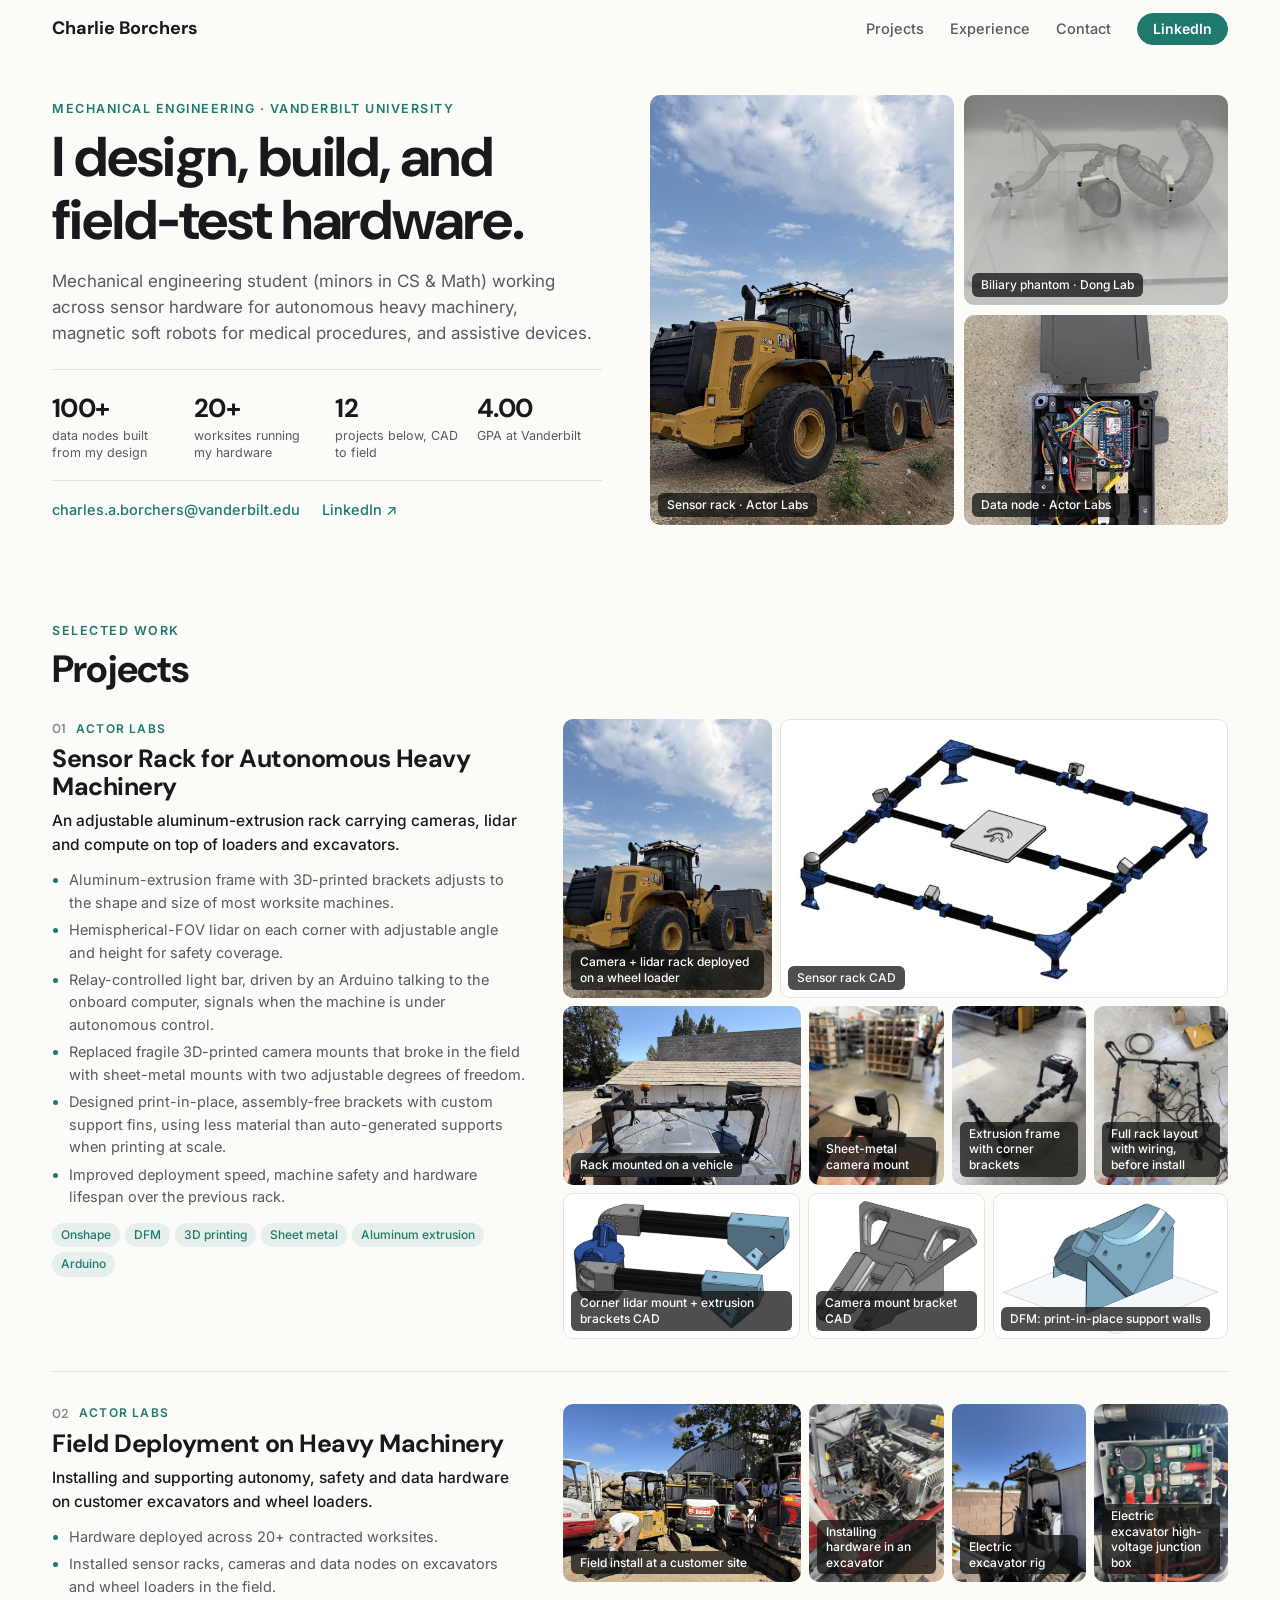
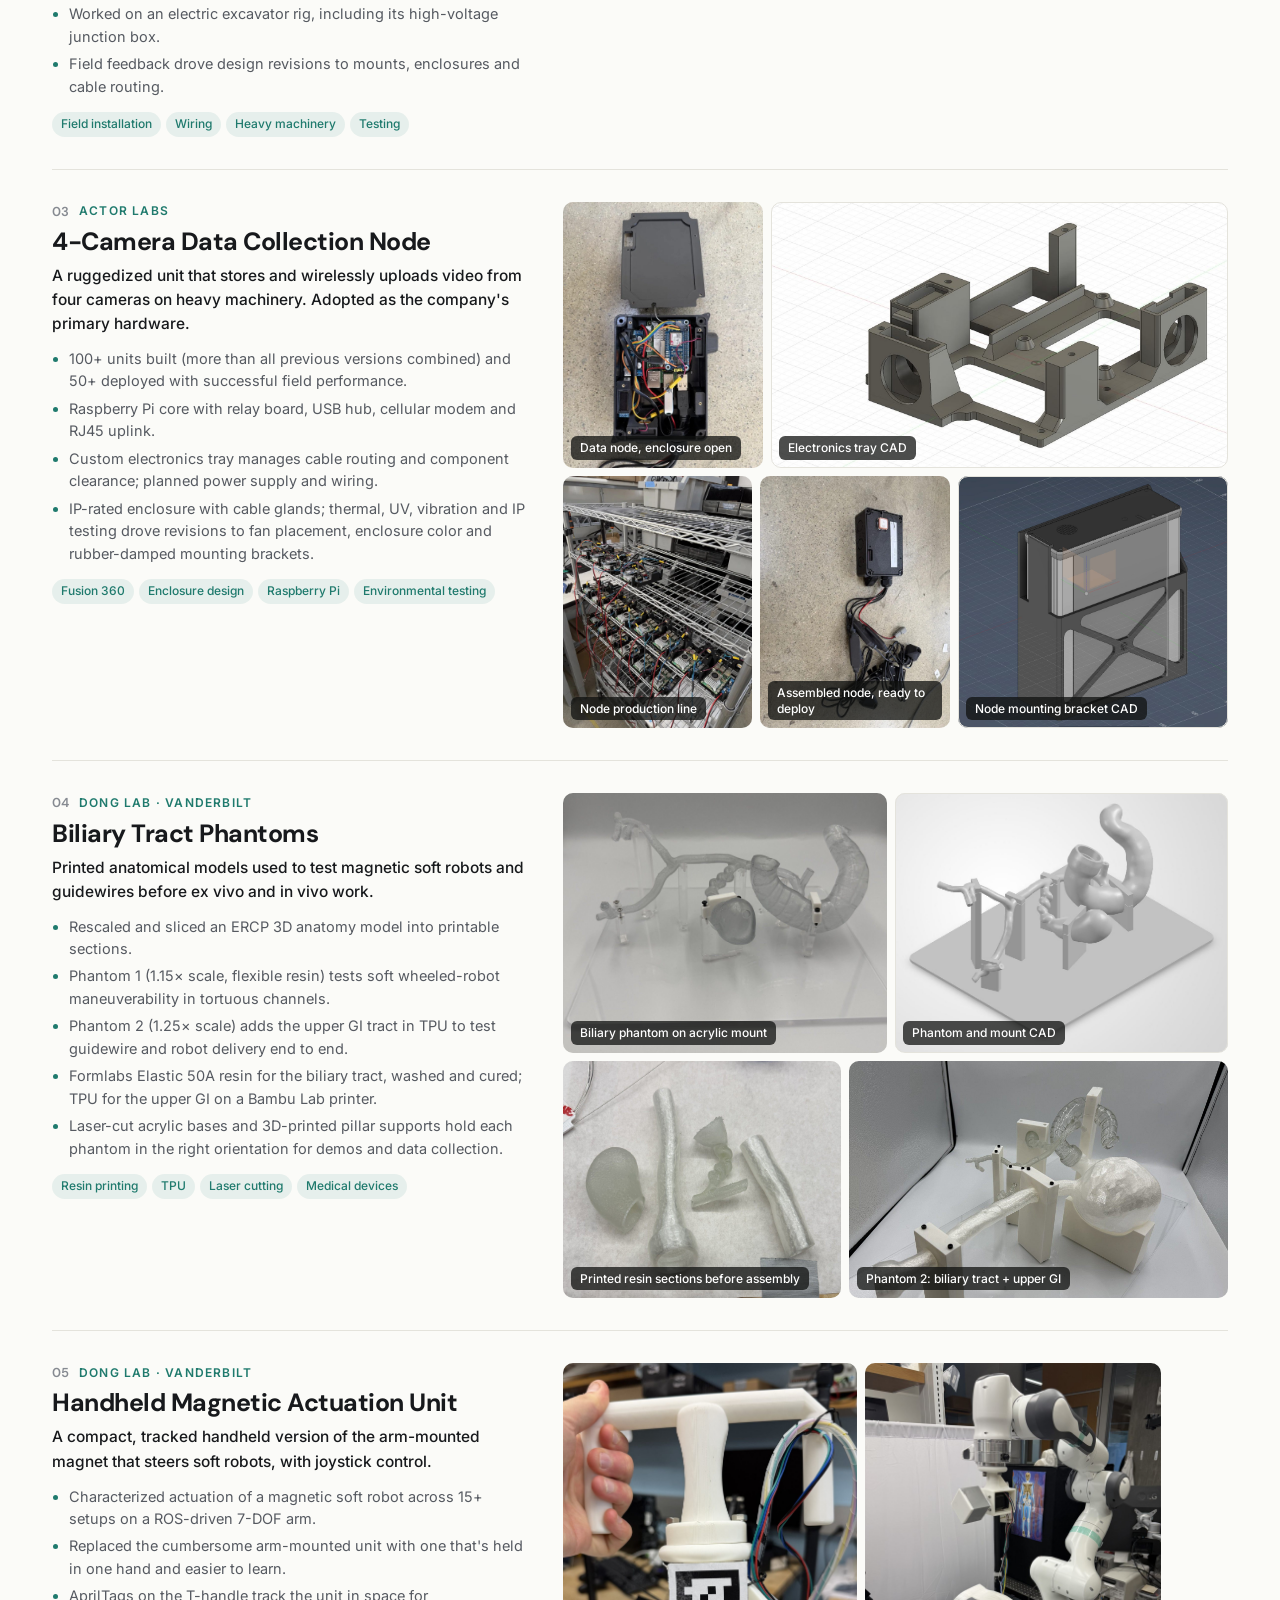
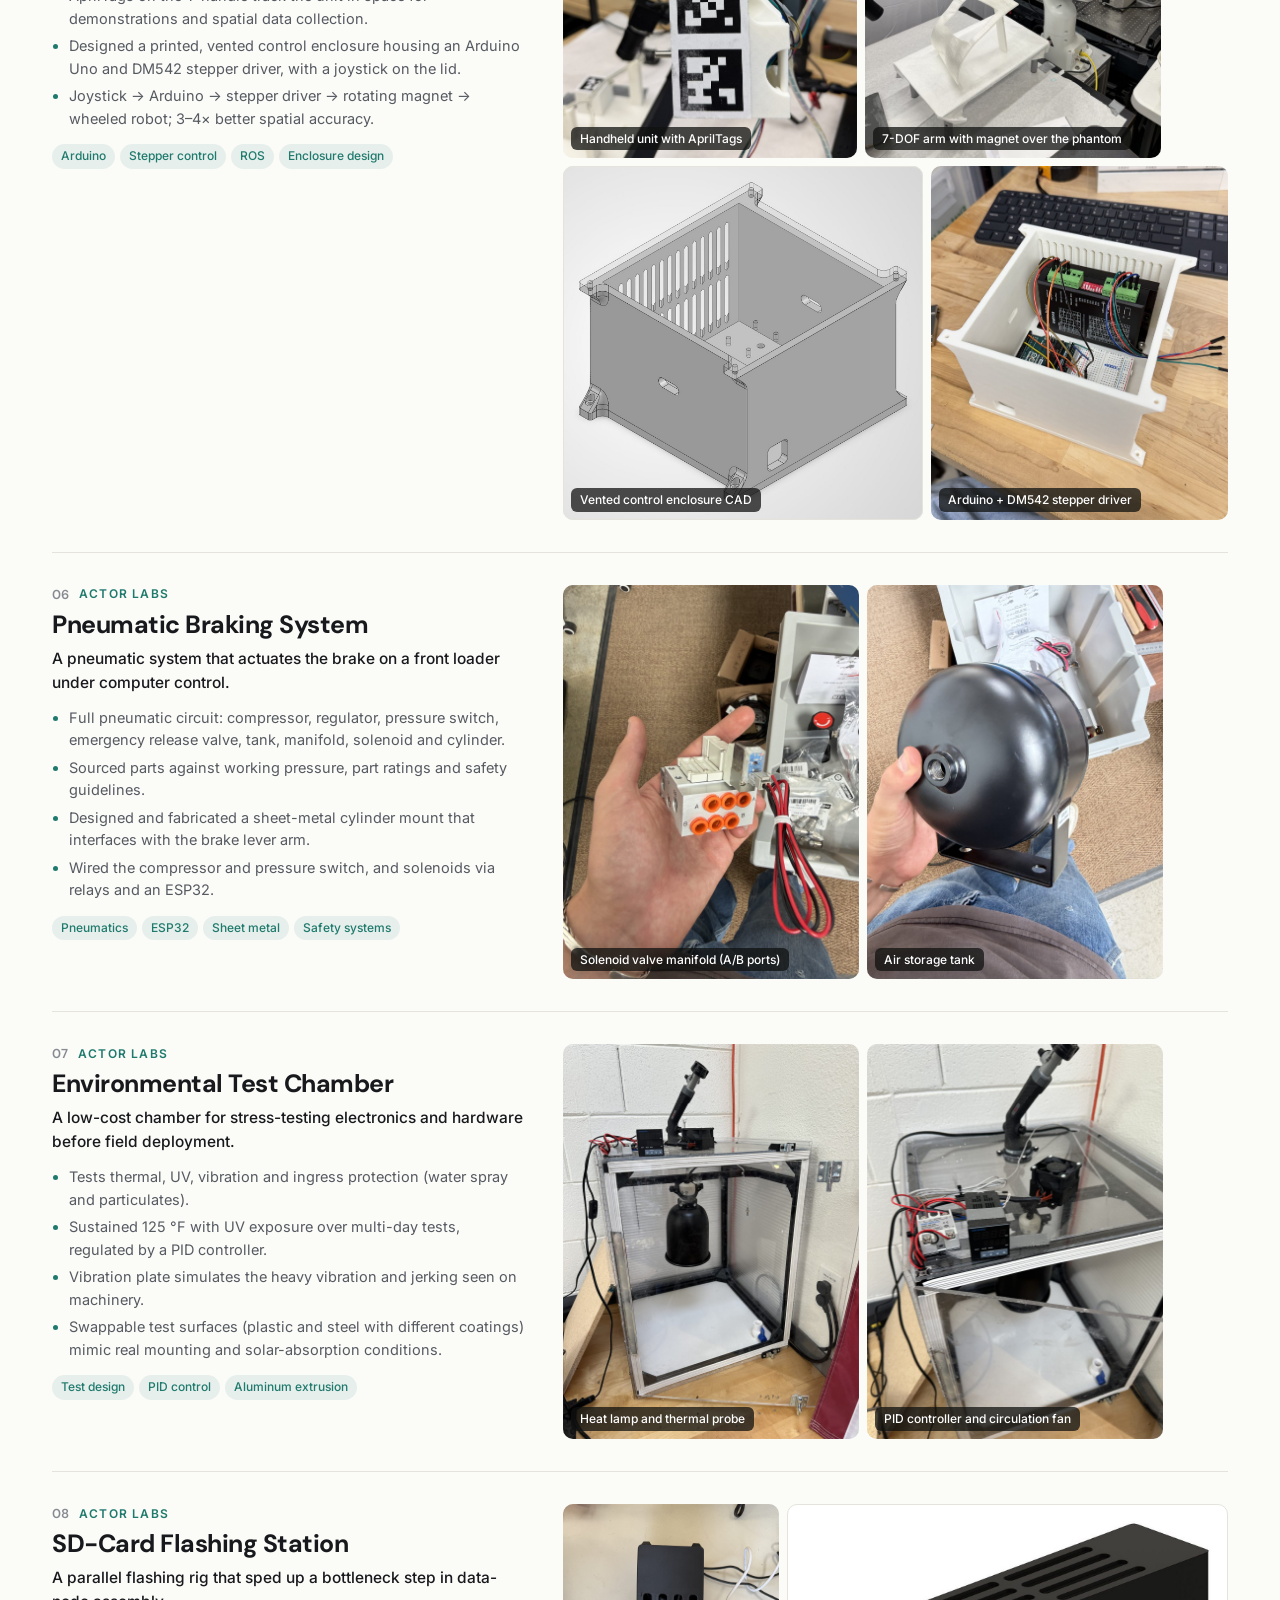
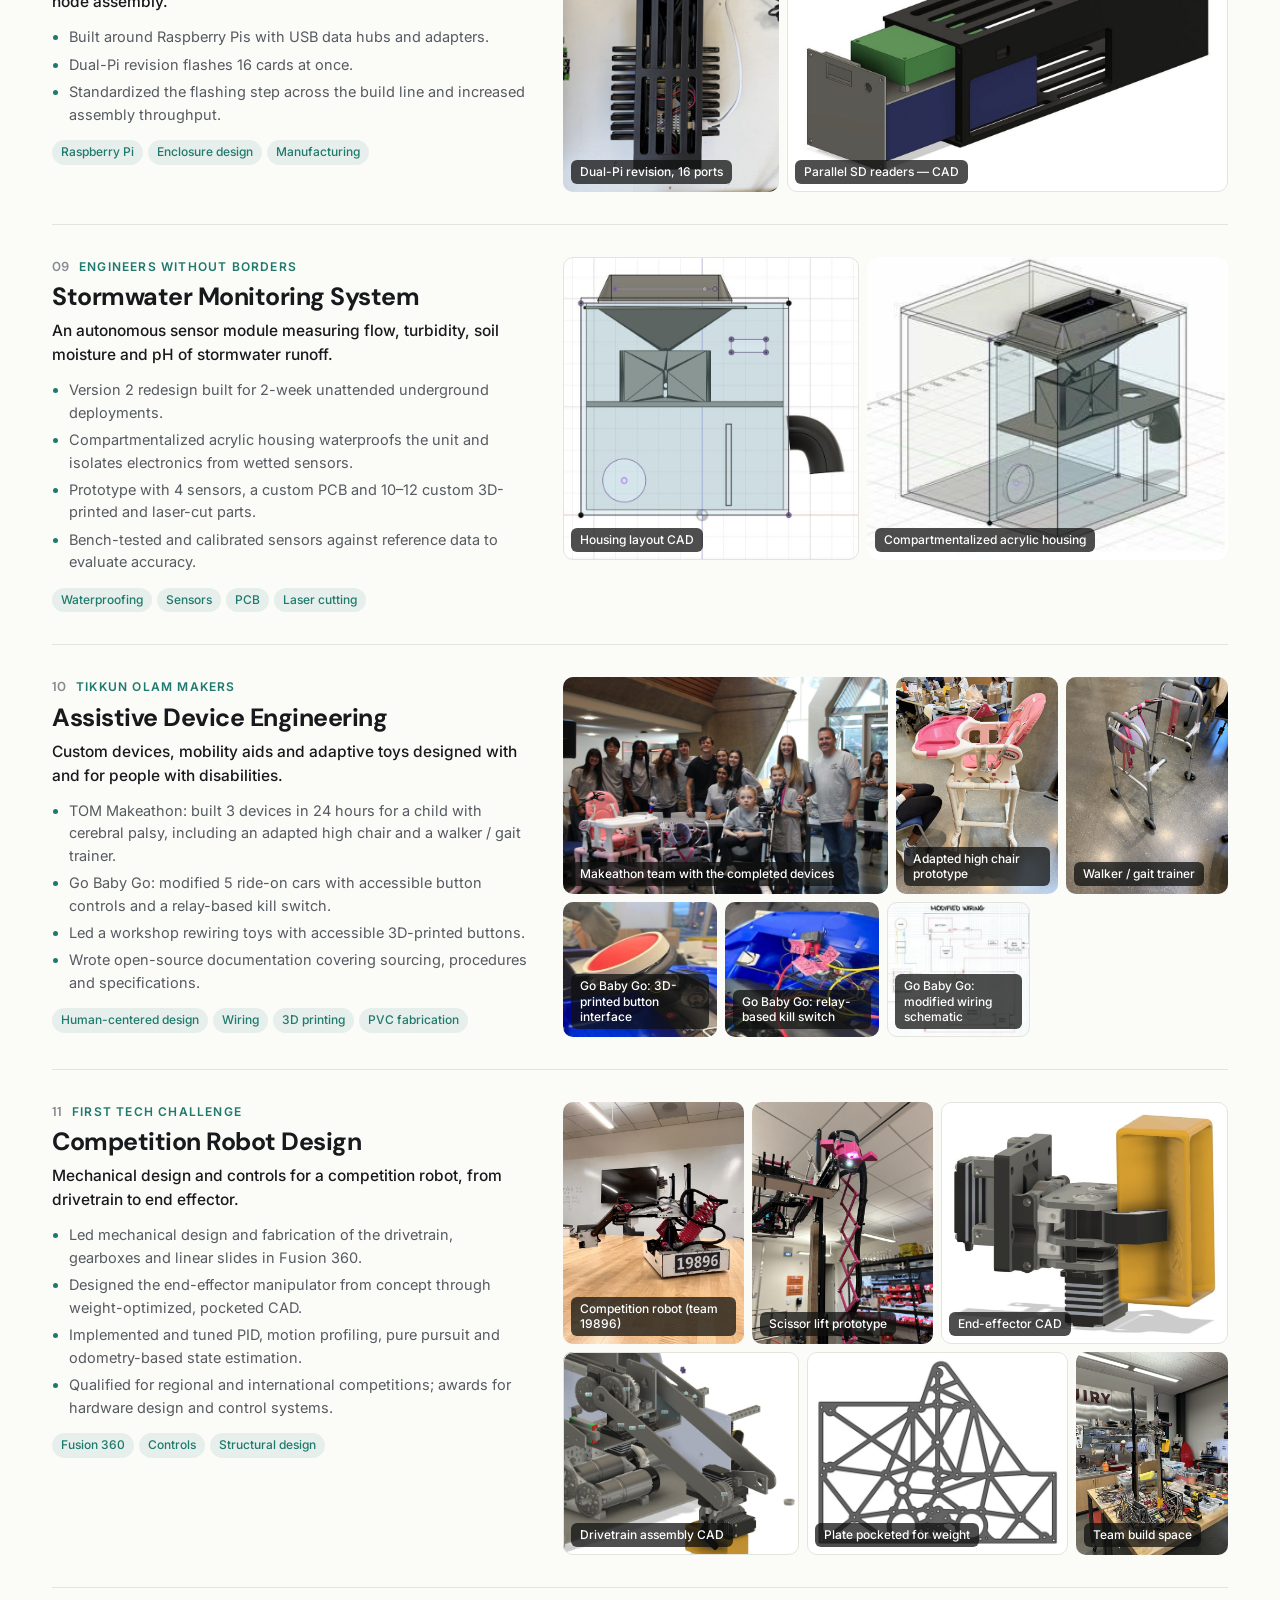
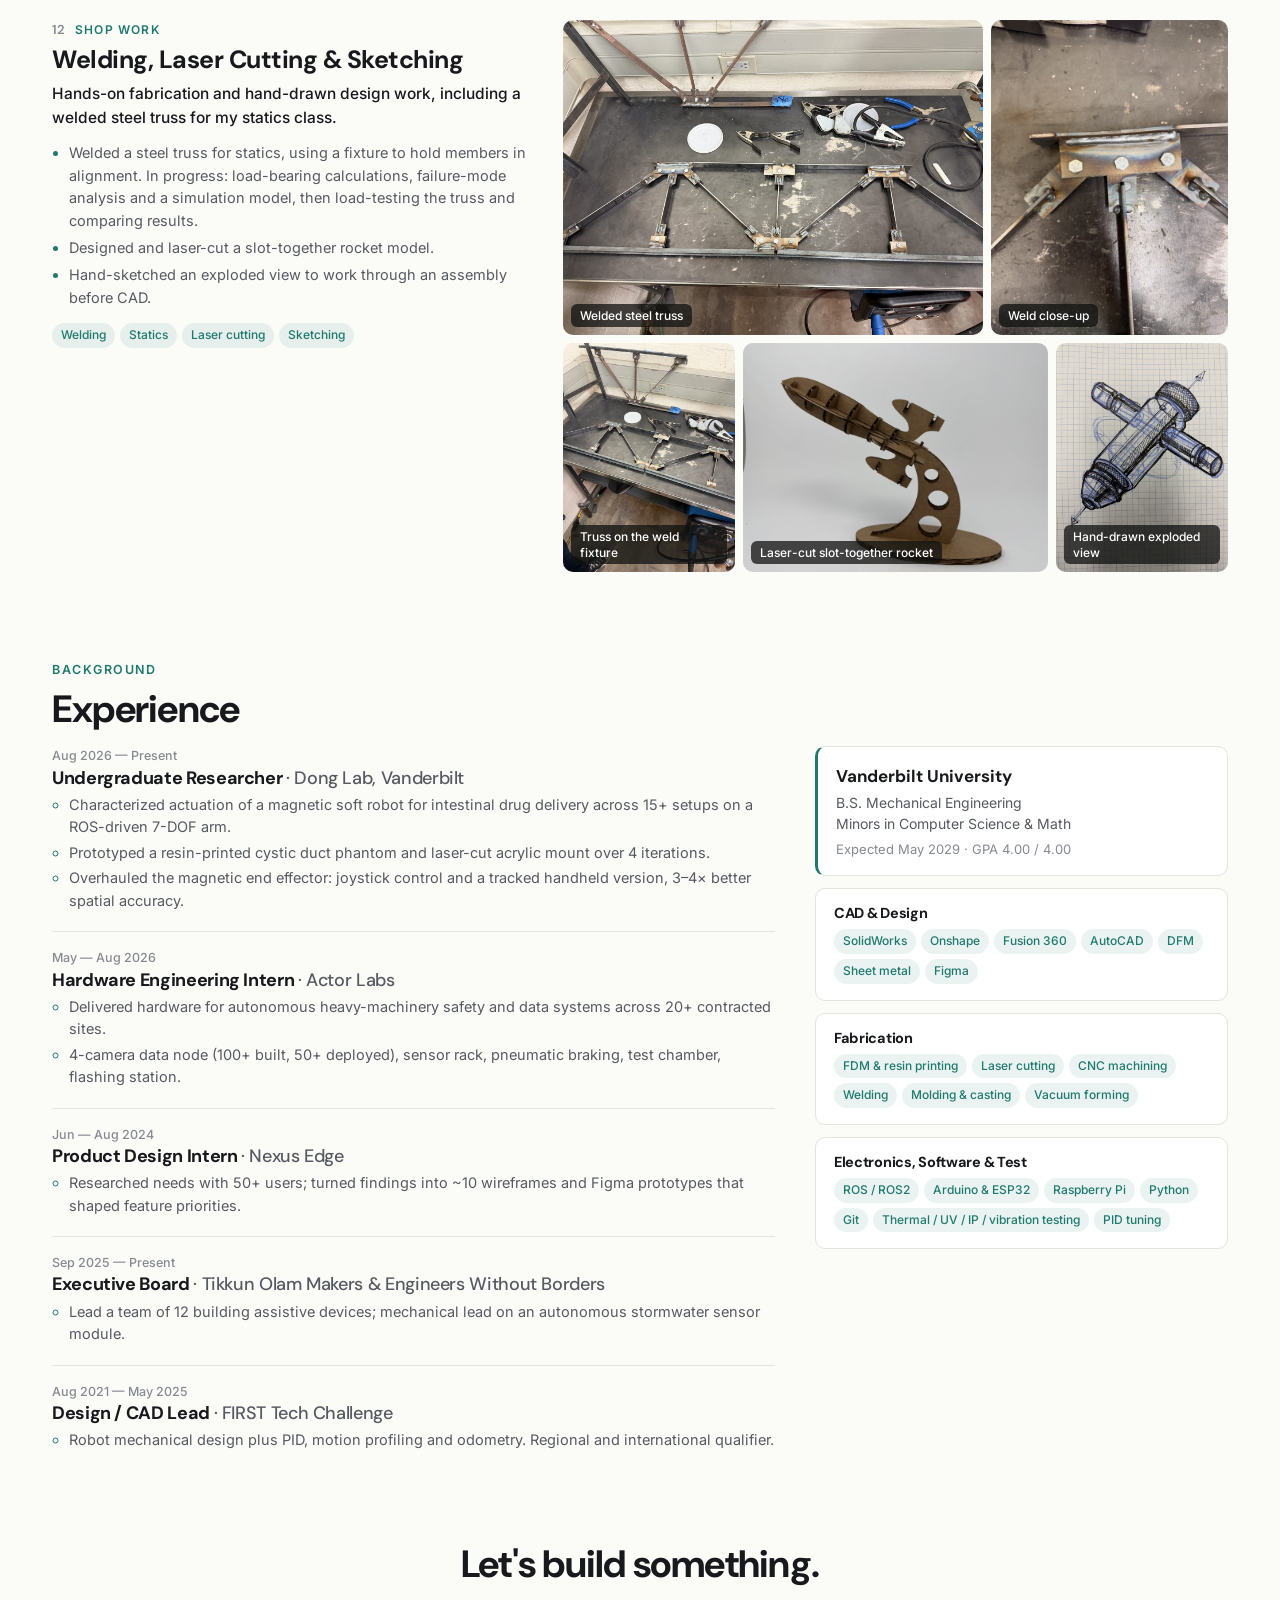
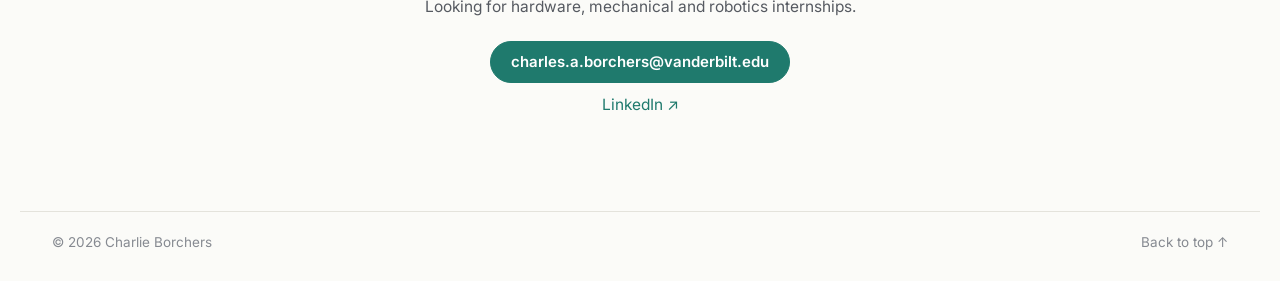
<file: index.html>
<!doctype html>
<html lang="en">
<head>
  <meta charset="utf-8">
  <meta name="viewport" content="width=device-width, initial-scale=1">
  <title>Charlie Borchers — Mechanical Engineer</title>
  <meta name="description" content="Charlie Borchers — mechanical engineering student at Vanderbilt. Field hardware for autonomous heavy machinery, medical soft robotics, and assistive devices.">
  <meta property="og:title" content="Charlie Borchers — Mechanical Engineer">
  <meta property="og:description" content="Hardware design, prototyping and testing — from autonomous heavy machinery to medical soft robots.">
  <meta property="og:type" content="website">
  <meta property="og:image" content="images/projects/rack-deployed.jpg">
  <link rel="icon" href="images/favicon.svg" type="image/svg+xml">
  <link rel="preconnect" href="https://fonts.googleapis.com">
  <link rel="preconnect" href="https://fonts.gstatic.com" crossorigin>
  <link href="https://fonts.googleapis.com/css2?family=DM+Sans:opsz,wght@9..40,500;9..40,600;9..40,700&family=Inter:wght@400;500;600&display=swap" rel="stylesheet">
  <link rel="stylesheet" href="styles.css">
</head>
<body>
  <a class="skip-link" href="#main">Skip to content</a>

  <header class="site-header">
    <nav class="nav container" aria-label="Main">
      <a class="logo" href="#top">Charlie Borchers</a>
      <button class="nav-toggle" aria-expanded="false" aria-controls="nav-links" aria-label="Open menu">
        <span></span><span></span>
      </button>
      <ul class="nav-links" id="nav-links">
        <li><a href="#work">Projects</a></li>
        <li><a href="#experience">Experience</a></li>
        <li><a href="#contact">Contact</a></li>
        <li><a class="btn btn-small" href="https://www.linkedin.com/in/charles-borchers" target="_blank" rel="noopener">LinkedIn</a></li>
      </ul>
    </nav>
  </header>

  <main id="main">
    <!-- HERO -->
    <section class="hero container" id="top">
      <div class="hero-copy">
        <p class="eyebrow">Mechanical Engineering · Vanderbilt University</p>
        <h1>I design, build, and field&#8209;test hardware.</h1>
        <p class="hero-text">
          Mechanical engineering student (minors in CS &amp; Math) working across sensor hardware for
          autonomous heavy machinery, magnetic soft robots for medical procedures, and assistive devices.
        </p>
        <dl class="stats">
          <div><dt>100+</dt><dd>data nodes built from my design</dd></div>
          <div><dt>20+</dt><dd>worksites running my hardware</dd></div>
          <div><dt id="project-count">13</dt><dd>projects below, CAD to field</dd></div>
          <div><dt>4.00</dt><dd>GPA at Vanderbilt</dd></div>
        </dl>
        <div class="hero-meta">
          <a href="mailto:charles.a.borchers@vanderbilt.edu">charles.a.borchers@vanderbilt.edu</a>
          <a href="https://www.linkedin.com/in/charles-borchers" target="_blank" rel="noopener">LinkedIn ↗</a>
        </div>
      </div>
      <div class="hero-mosaic">
        <figure class="hm-a"><img src="images/projects/rack-deployed.jpg" alt="Wheel loader with camera and lidar sensor rack" fetchpriority="high"><figcaption>Sensor rack · Actor Labs</figcaption></figure>
        <figure class="hm-b"><img src="images/projects/dong-phantom.jpg" alt="Biliary tract phantom on acrylic mount"><figcaption>Biliary phantom · Dong Lab</figcaption></figure>
        <figure class="hm-c"><img src="images/projects/node-a.jpg" alt="Open data collection node enclosure"><figcaption>Data node · Actor Labs</figcaption></figure>
      </div>
    </section>

    <!-- PROJECTS (rendered from projects.js) -->
    <section class="section container" id="work">
      <div class="section-head">
        <p class="eyebrow">Selected work</p>
        <h2>Projects</h2>
      </div>
      <div id="projects"></div>
    </section>

    <!-- EXPERIENCE + SKILLS -->
    <section class="section container" id="experience">
      <div class="section-head">
        <p class="eyebrow">Background</p>
        <h2>Experience</h2>
      </div>
      <div class="exp-grid">
        <ol class="timeline">
          <li>
            <div class="tl-meta">Aug 2026 — Present</div>
            <h3>Undergraduate Researcher <span>· Dong Lab, Vanderbilt</span></h3>
            <ul>
              <li>Characterized actuation of a magnetic soft robot for intestinal drug delivery across 15+ setups on a ROS-driven 7-DOF arm.</li>
              <li>Prototyped a resin-printed cystic duct phantom and laser-cut acrylic mount over 4 iterations.</li>
              <li>Overhauled the magnetic end effector: joystick control and a tracked handheld version, 3–4× better spatial accuracy.</li>
            </ul>
          </li>
          <li>
            <div class="tl-meta">May — Aug 2026</div>
            <h3>Hardware Engineering Intern <span>· Actor Labs</span></h3>
            <ul>
              <li>Delivered hardware for autonomous heavy-machinery safety and data systems across 20+ contracted sites.</li>
              <li>4-camera data node (100+ built, 50+ deployed), sensor rack, pneumatic braking, test chamber, flashing station.</li>
            </ul>
          </li>
          <li>
            <div class="tl-meta">Jun — Aug 2024</div>
            <h3>Product Design Intern <span>· Nexus Edge</span></h3>
            <ul>
              <li>Researched needs with 50+ users; turned findings into ~10 wireframes and Figma prototypes that shaped feature priorities.</li>
            </ul>
          </li>
          <li>
            <div class="tl-meta">Sep 2025 — Present</div>
            <h3>Executive Board <span>· Tikkun Olam Makers &amp; Engineers Without Borders</span></h3>
            <ul>
              <li>Lead a team of 12 building assistive devices; mechanical lead on an autonomous stormwater sensor module.</li>
            </ul>
          </li>
          <li>
            <div class="tl-meta">Aug 2021 — May 2025</div>
            <h3>Design / CAD Lead <span>· FIRST Tech Challenge</span></h3>
            <ul>
              <li>Robot mechanical design plus PID, motion profiling and odometry. Regional and international qualifier.</li>
            </ul>
          </li>
        </ol>

        <aside class="side">
          <div class="edu">
            <p class="edu-school">Vanderbilt University</p>
            <p>B.S. Mechanical Engineering<br>Minors in Computer Science &amp; Math</p>
            <p class="edu-meta">Expected May 2029 · GPA 4.00 / 4.00</p>
          </div>
          <div class="skill-group">
            <h3>CAD &amp; Design</h3>
            <ul><li>SolidWorks</li><li>Onshape</li><li>Fusion 360</li><li>AutoCAD</li><li>DFM</li><li>Sheet metal</li><li>Figma</li></ul>
          </div>
          <div class="skill-group">
            <h3>Fabrication</h3>
            <ul><li>FDM &amp; resin printing</li><li>Laser cutting</li><li>CNC machining</li><li>Welding</li><li>Molding &amp; casting</li><li>Vacuum forming</li></ul>
          </div>
          <div class="skill-group">
            <h3>Electronics, Software &amp; Test</h3>
            <ul><li>ROS / ROS2</li><li>Arduino &amp; ESP32</li><li>Raspberry Pi</li><li>Python</li><li>Git</li><li>Thermal / UV / IP / vibration testing</li><li>PID tuning</li></ul>
          </div>
        </aside>
      </div>
    </section>

    <!-- CONTACT -->
    <section class="section container contact" id="contact">
      <h2>Let's build something.</h2>
      <p>Looking for hardware, mechanical and robotics internships.</p>
      <a class="btn" href="mailto:charles.a.borchers@vanderbilt.edu">charles.a.borchers@vanderbilt.edu</a>
      <p class="contact-alt"><a href="https://www.linkedin.com/in/charles-borchers" target="_blank" rel="noopener">LinkedIn ↗</a></p>
    </section>
  </main>

  <footer class="site-footer container">
    <p>© <span id="year"></span> Charlie Borchers</p>
    <a href="#top">Back to top ↑</a>
  </footer>

  <!-- Image lightbox (click any project image) -->
  <dialog class="lightbox" id="lightbox" aria-label="Enlarged image">
    <img id="lb-img" alt="">
    <p id="lb-cap"></p>
    <button class="lb-prev" aria-label="Previous image">‹</button>
    <button class="lb-next" aria-label="Next image">›</button>
  </dialog>

  <script src="image-sizes.js"></script>
  <script src="projects.js"></script>
  <script src="layout.js"></script>
  <script src="script.js"></script>
</body>
</html>
</file>
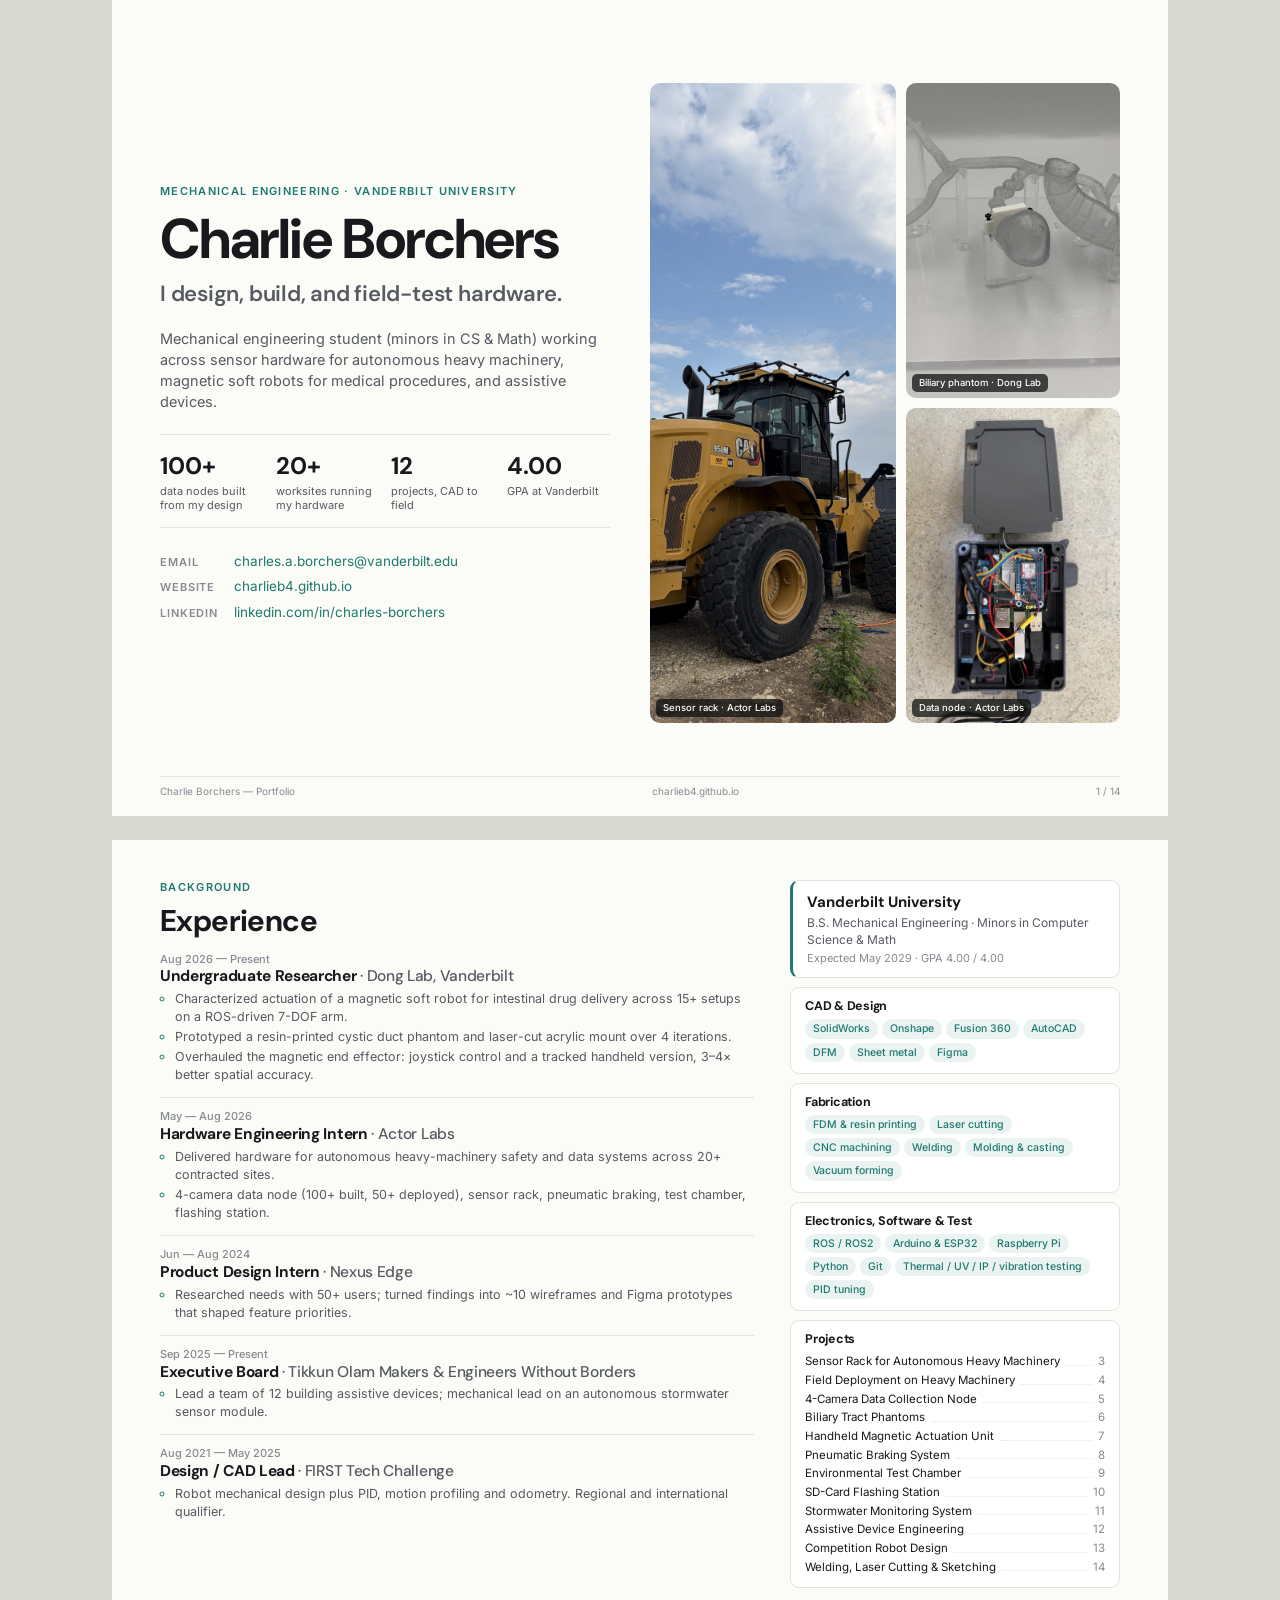
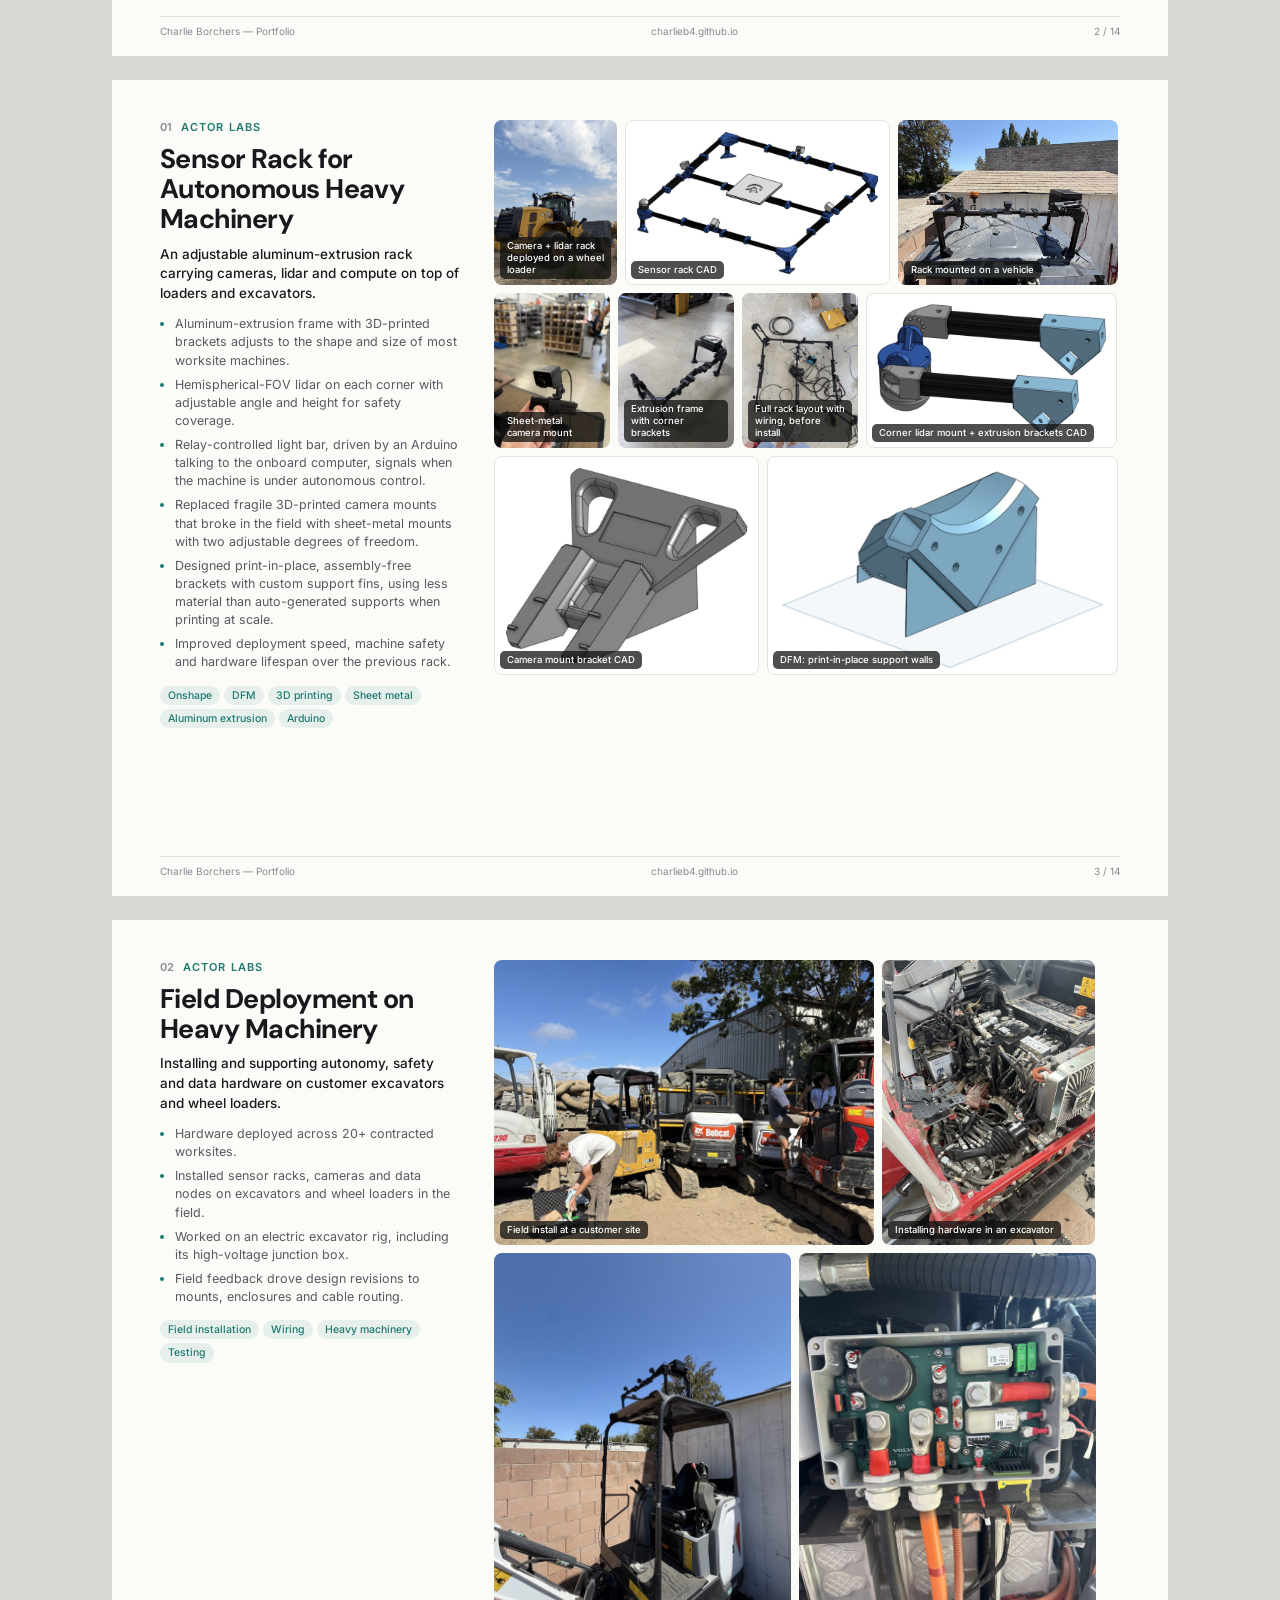
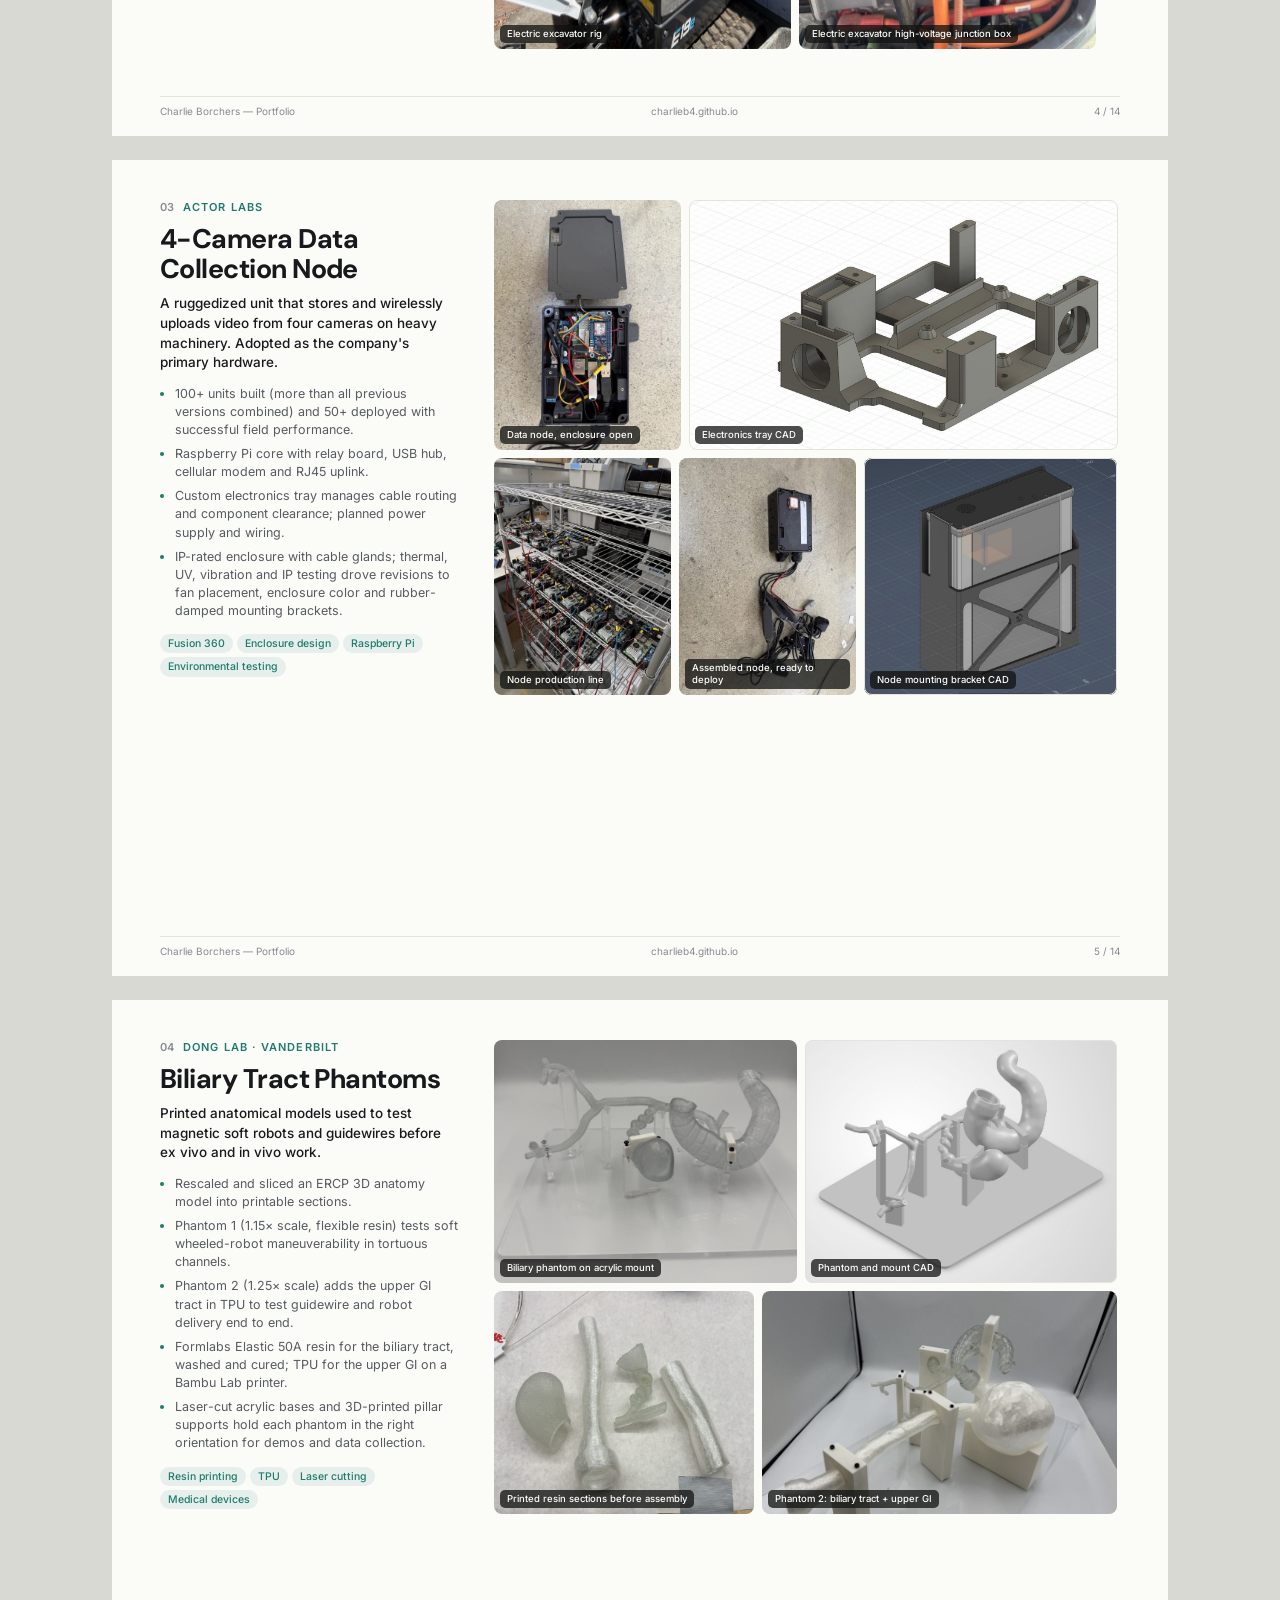
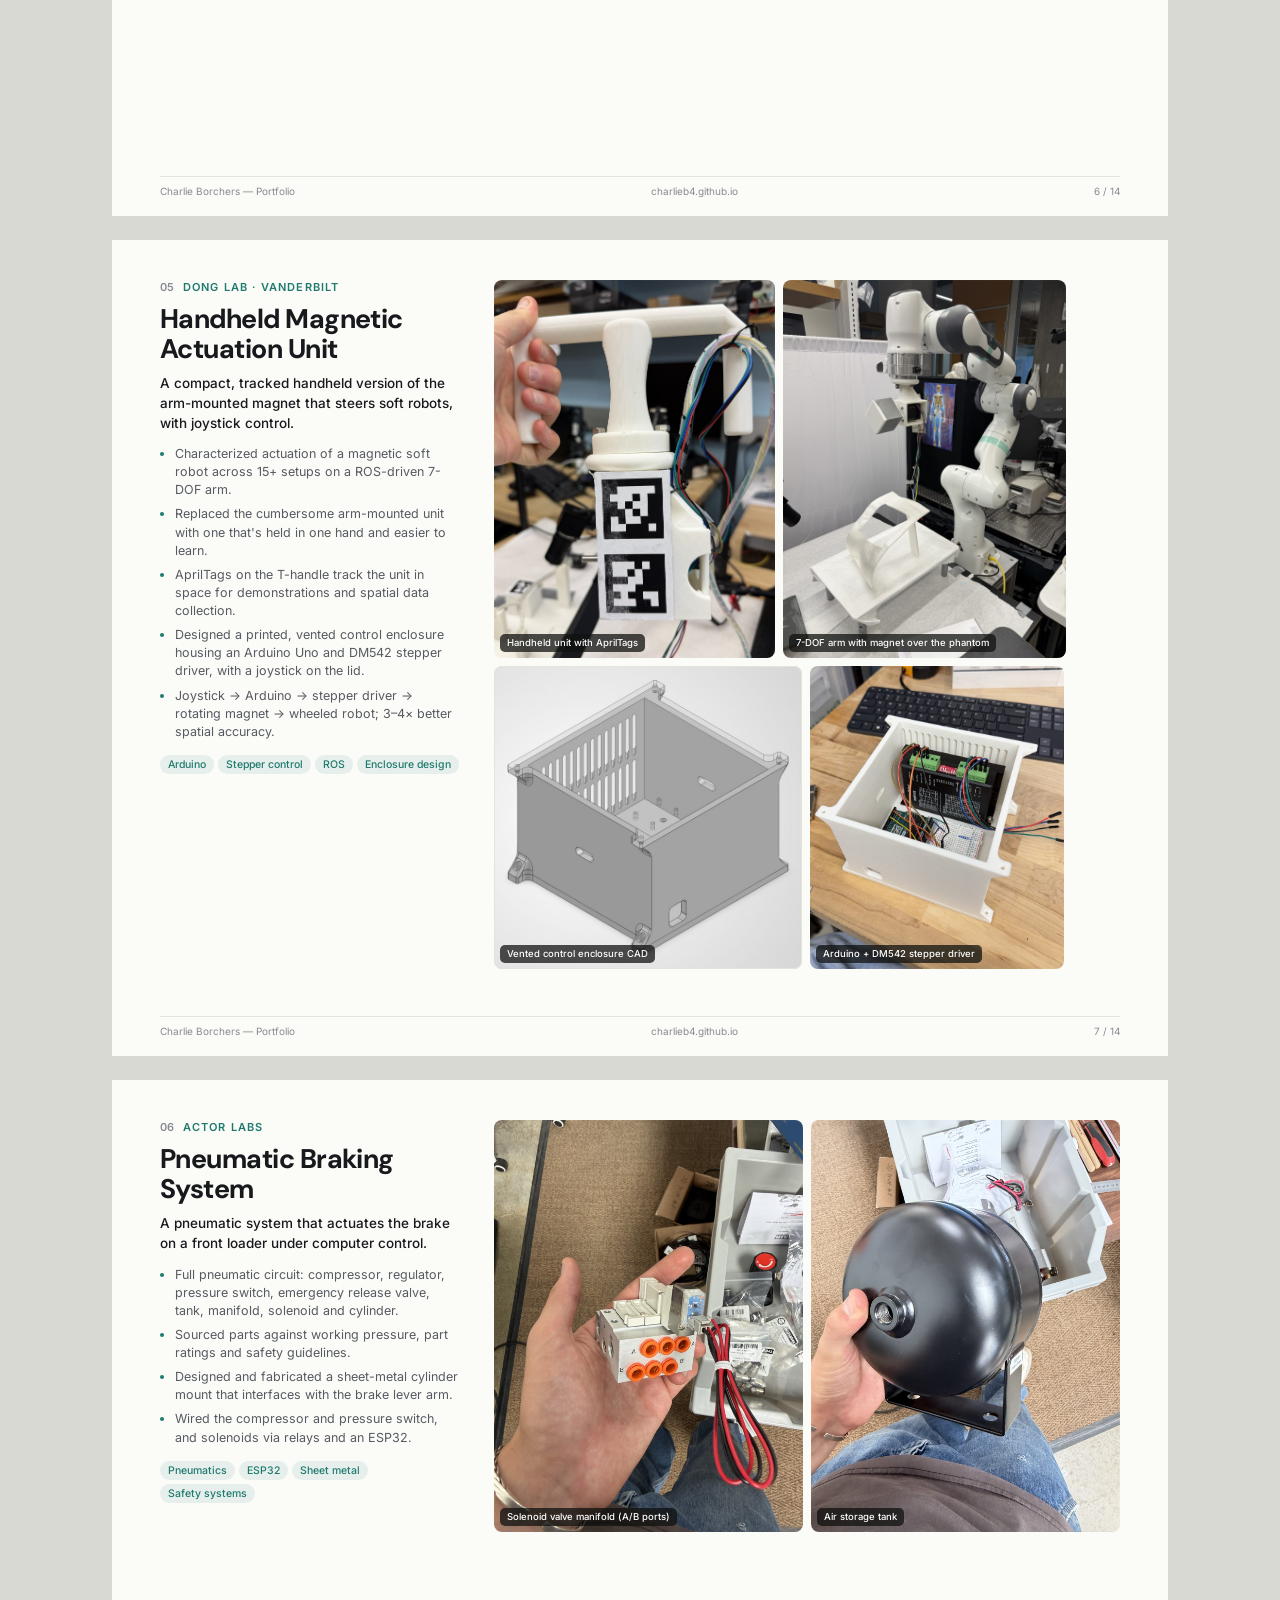
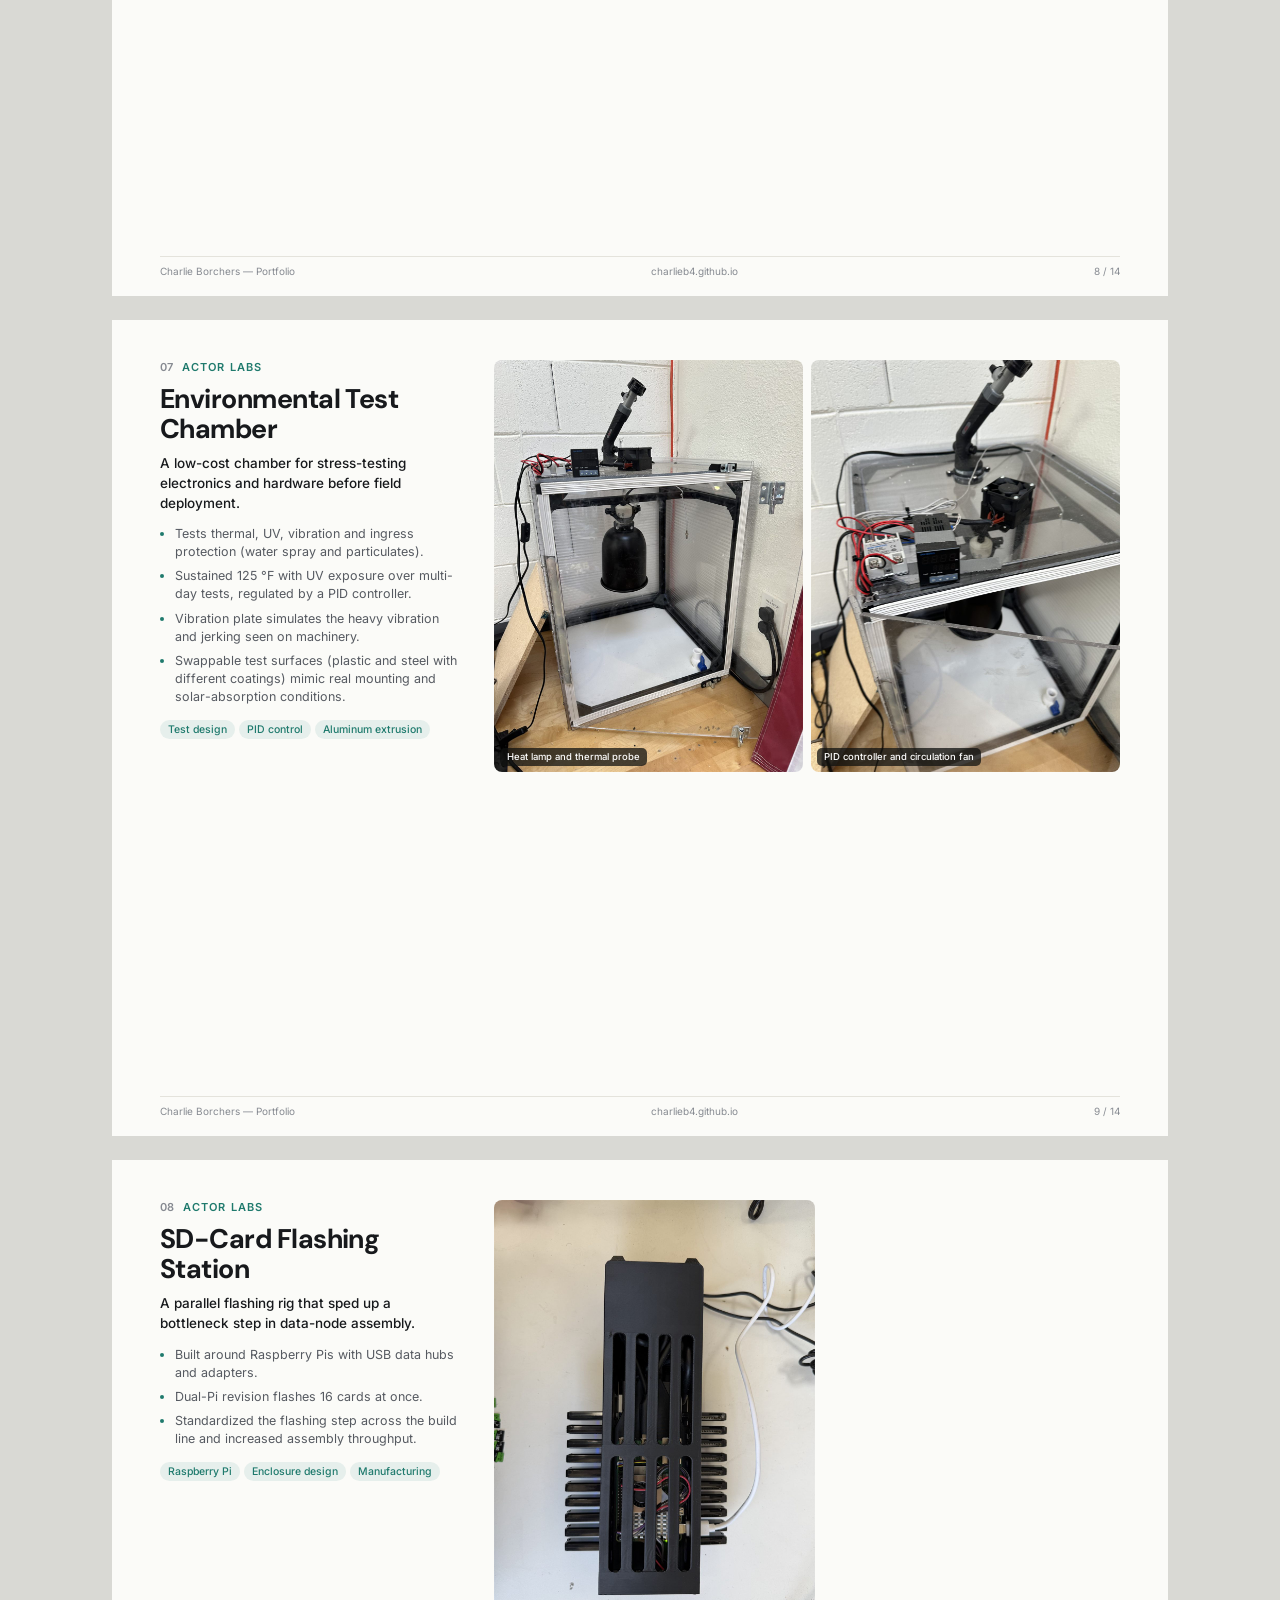
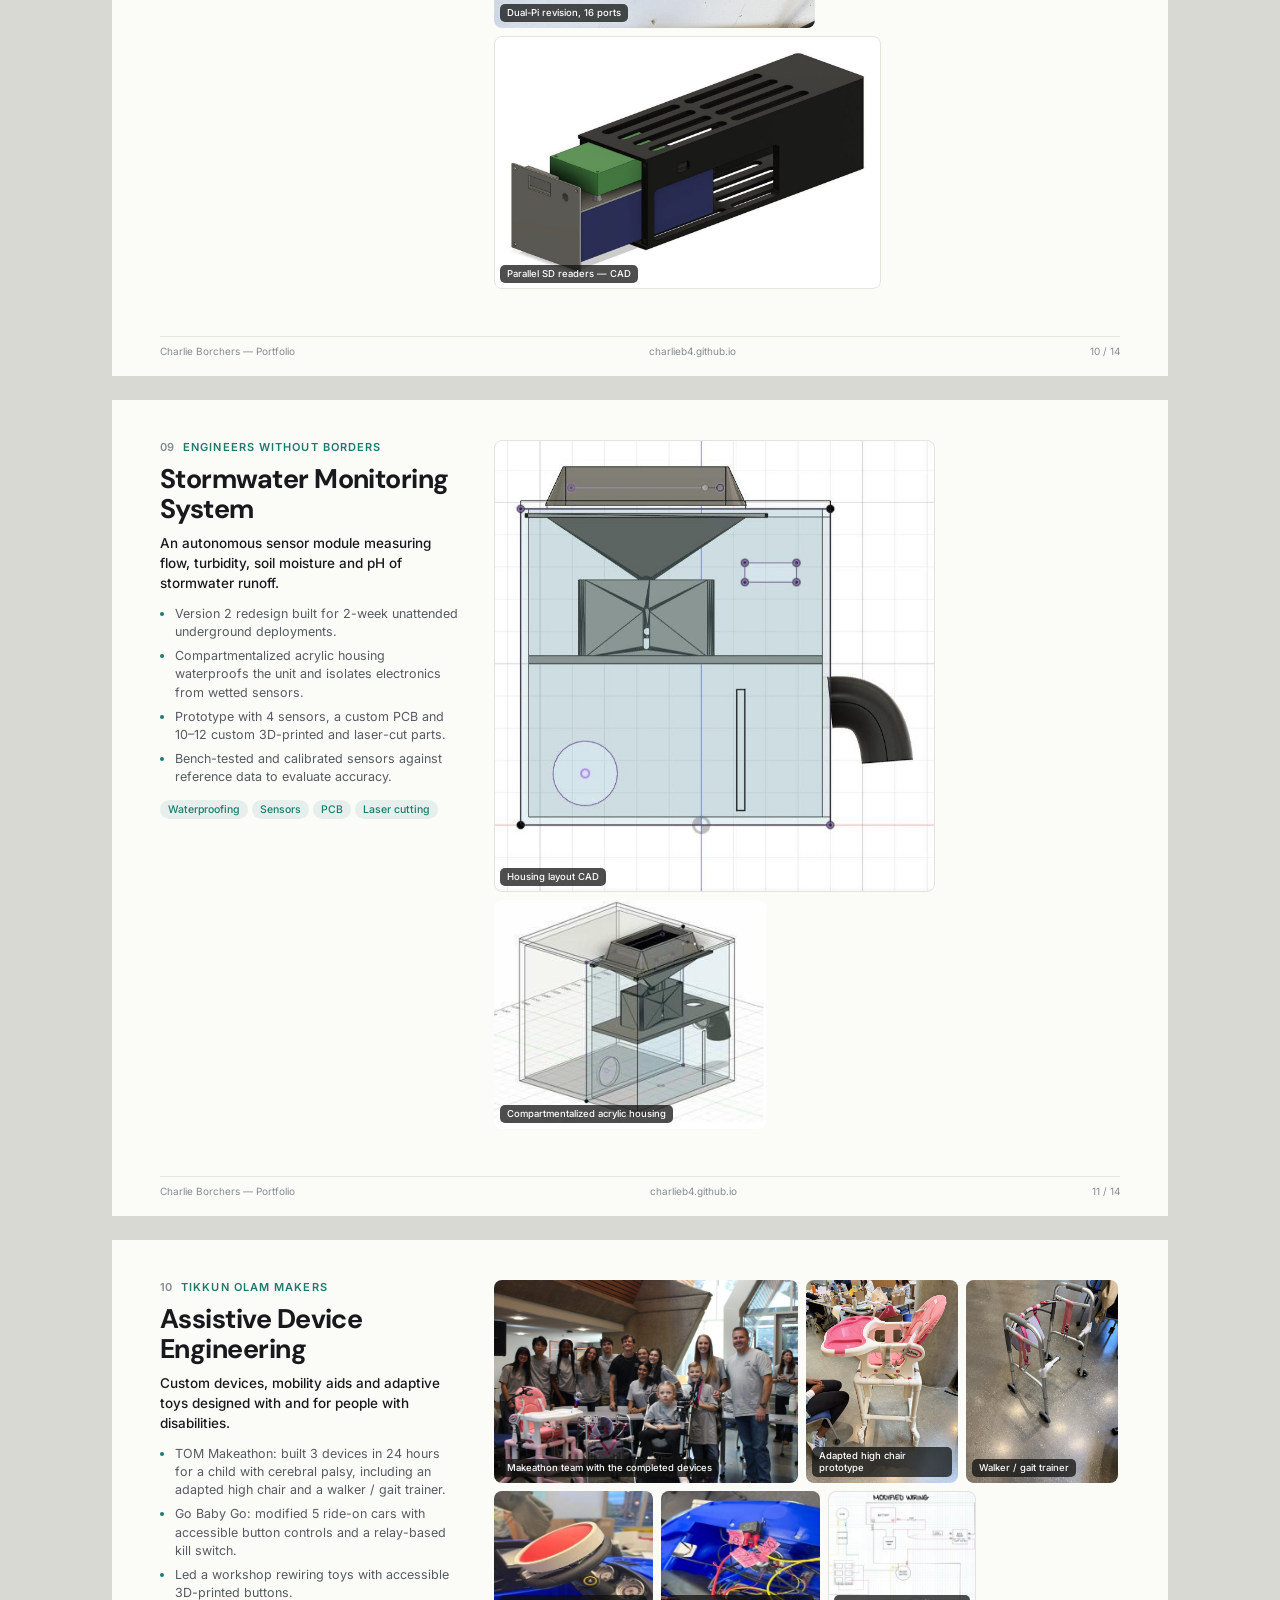
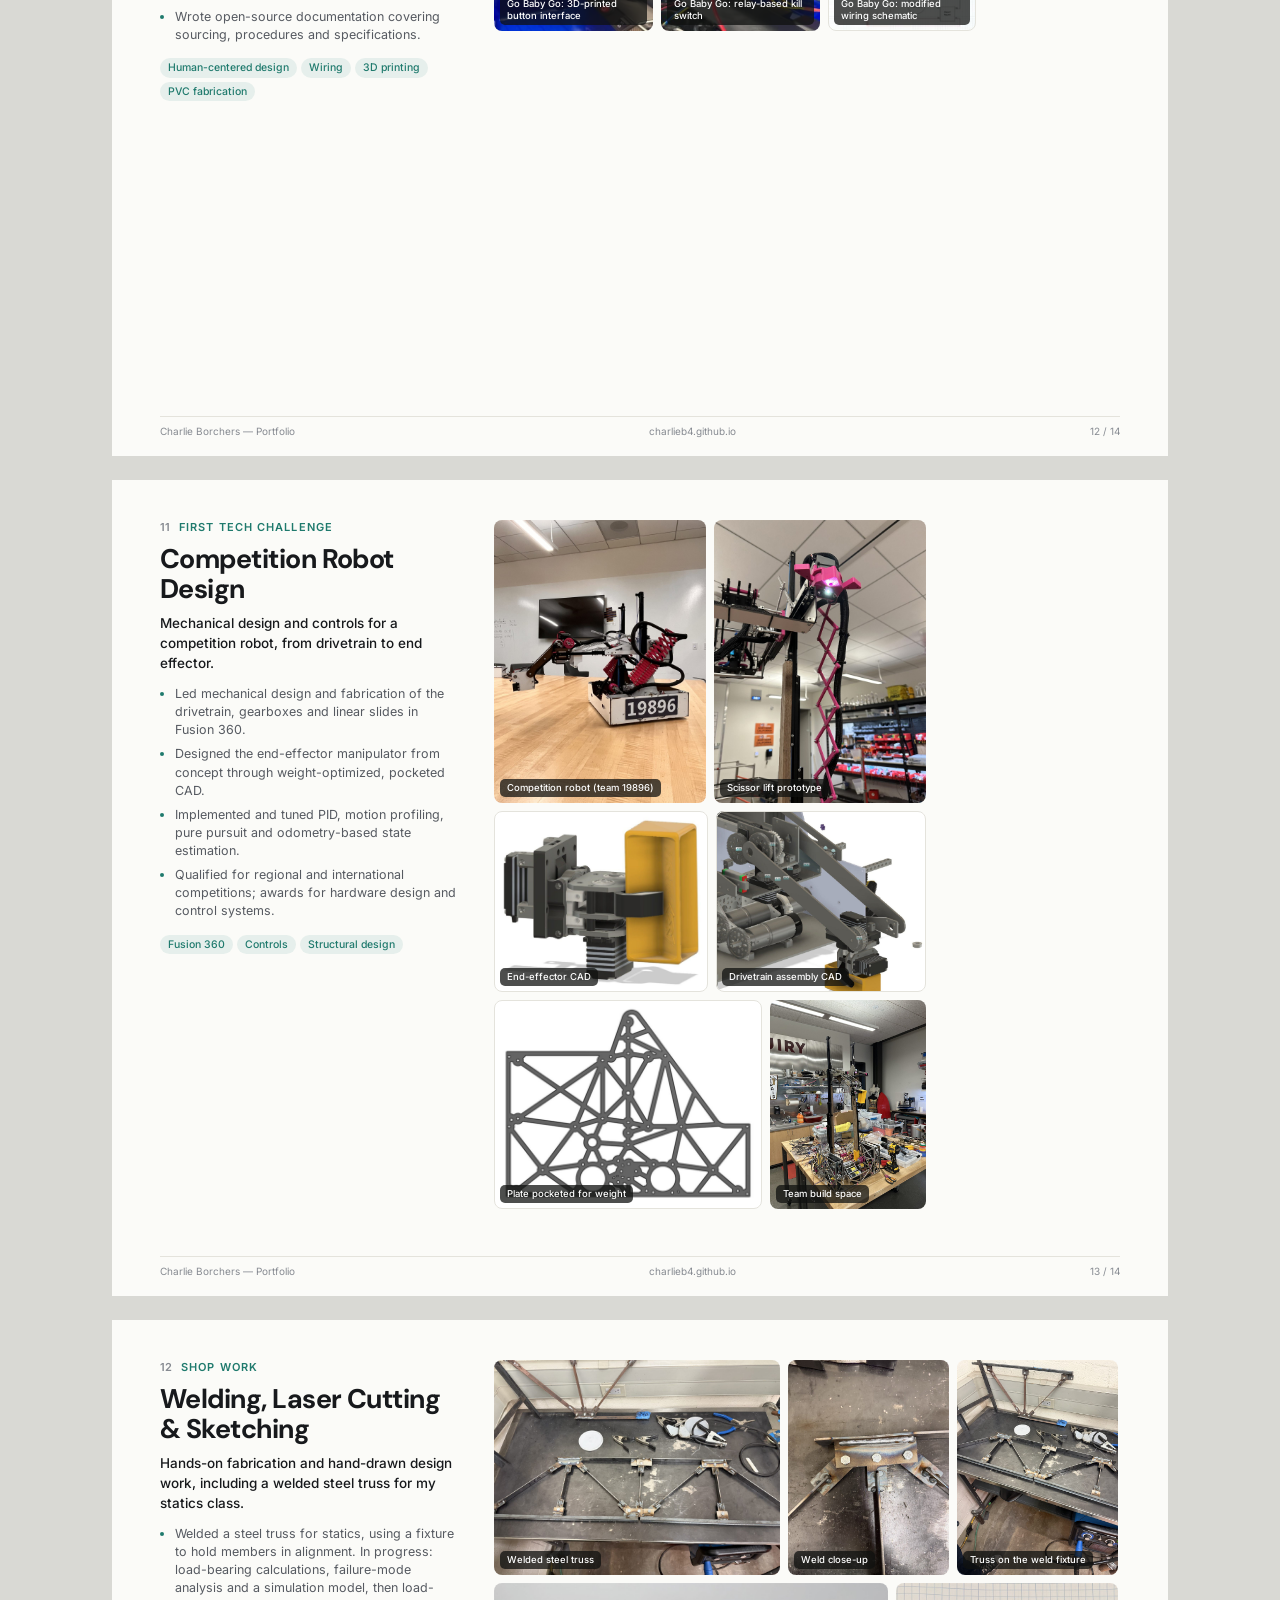
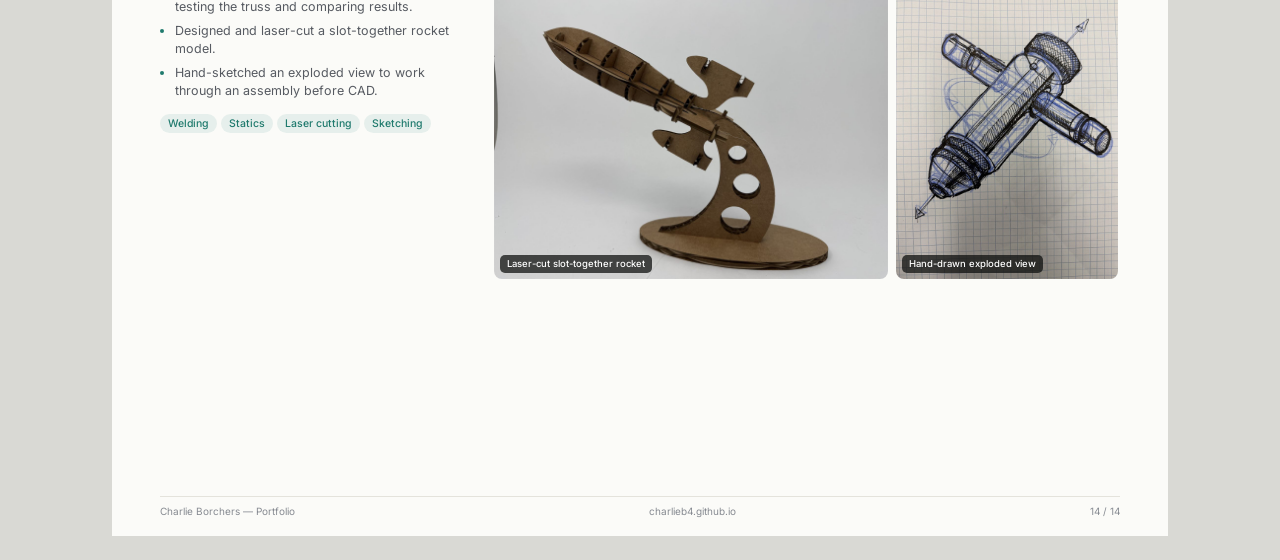
<file: print.html>
<!doctype html>
<html lang="en">
<head>
  <meta charset="utf-8">
  <!-- PDF version of the portfolio. Built from the same projects.js as the website.
       Generate the PDF with: powershell -ExecutionPolicy Bypass -File tools\build-pdf.ps1
       Experience / skills below are a copy of index.html — keep them in sync. -->
  <title>Charlie Borchers — Portfolio</title>
  <meta name="robots" content="noindex">
  <link rel="preconnect" href="https://fonts.googleapis.com">
  <link rel="preconnect" href="https://fonts.gstatic.com" crossorigin>
  <link href="https://fonts.googleapis.com/css2?family=DM+Sans:opsz,wght@9..40,500;9..40,600;9..40,700&family=Inter:wght@400;500;600&display=swap" rel="stylesheet">
  <link rel="stylesheet" href="print.css">
</head>
<body>
  <!-- PAGE 1: COVER -->
  <section class="page cover">
    <div class="cover-text">
      <p class="eyebrow">Mechanical Engineering · Vanderbilt University</p>
      <h1>Charlie Borchers</h1>
      <p class="tagline">I design, build, and field-test hardware.</p>
      <p class="intro">
        Mechanical engineering student (minors in CS &amp; Math) working across sensor hardware for
        autonomous heavy machinery, magnetic soft robots for medical procedures, and assistive devices.
      </p>
      <dl class="stats">
        <div><dt>100+</dt><dd>data nodes built from my design</dd></div>
        <div><dt>20+</dt><dd>worksites running my hardware</dd></div>
        <div><dt id="project-count">12</dt><dd>projects, CAD to field</dd></div>
        <div><dt>4.00</dt><dd>GPA at Vanderbilt</dd></div>
      </dl>
      <ul class="contact">
        <li><span>Email</span><a href="mailto:charles.a.borchers@vanderbilt.edu">charles.a.borchers@vanderbilt.edu</a></li>
        <li><span>Website</span><a href="https://charlieb4.github.io">charlieb4.github.io</a></li>
        <li><span>LinkedIn</span><a href="https://www.linkedin.com/in/charles-borchers">linkedin.com/in/charles-borchers</a></li>
      </ul>
    </div>
    <div class="cover-mosaic">
      <figure class="cm-a"><img src="images/projects/rack-deployed.jpg" alt=""><figcaption>Sensor rack · Actor Labs</figcaption></figure>
      <figure class="cm-b"><img src="images/projects/dong-phantom.jpg" alt=""><figcaption>Biliary phantom · Dong Lab</figcaption></figure>
      <figure class="cm-c"><img src="images/projects/node-a.jpg" alt=""><figcaption>Data node · Actor Labs</figcaption></figure>
    </div>
  </section>

  <!-- PAGE 2: EXPERIENCE, SKILLS, CONTENTS -->
  <section class="page">
    <div class="exp-page">
      <div>
        <p class="eyebrow">Background</p>
        <h2>Experience</h2>
        <ol class="timeline">
          <li>
            <div class="tl-meta">Aug 2026 — Present</div>
            <h3>Undergraduate Researcher <span>· Dong Lab, Vanderbilt</span></h3>
            <ul>
              <li>Characterized actuation of a magnetic soft robot for intestinal drug delivery across 15+ setups on a ROS-driven 7-DOF arm.</li>
              <li>Prototyped a resin-printed cystic duct phantom and laser-cut acrylic mount over 4 iterations.</li>
              <li>Overhauled the magnetic end effector: joystick control and a tracked handheld version, 3–4× better spatial accuracy.</li>
            </ul>
          </li>
          <li>
            <div class="tl-meta">May — Aug 2026</div>
            <h3>Hardware Engineering Intern <span>· Actor Labs</span></h3>
            <ul>
              <li>Delivered hardware for autonomous heavy-machinery safety and data systems across 20+ contracted sites.</li>
              <li>4-camera data node (100+ built, 50+ deployed), sensor rack, pneumatic braking, test chamber, flashing station.</li>
            </ul>
          </li>
          <li>
            <div class="tl-meta">Jun — Aug 2024</div>
            <h3>Product Design Intern <span>· Nexus Edge</span></h3>
            <ul>
              <li>Researched needs with 50+ users; turned findings into ~10 wireframes and Figma prototypes that shaped feature priorities.</li>
            </ul>
          </li>
          <li>
            <div class="tl-meta">Sep 2025 — Present</div>
            <h3>Executive Board <span>· Tikkun Olam Makers &amp; Engineers Without Borders</span></h3>
            <ul>
              <li>Lead a team of 12 building assistive devices; mechanical lead on an autonomous stormwater sensor module.</li>
            </ul>
          </li>
          <li>
            <div class="tl-meta">Aug 2021 — May 2025</div>
            <h3>Design / CAD Lead <span>· FIRST Tech Challenge</span></h3>
            <ul>
              <li>Robot mechanical design plus PID, motion profiling and odometry. Regional and international qualifier.</li>
            </ul>
          </li>
        </ol>
      </div>
      <aside class="side">
        <div class="edu">
          <p class="edu-school">Vanderbilt University</p>
          <p>B.S. Mechanical Engineering · Minors in Computer Science &amp; Math</p>
          <p class="edu-meta">Expected May 2029 · GPA 4.00 / 4.00</p>
        </div>
        <div class="skill-group">
          <h3>CAD &amp; Design</h3>
          <ul><li>SolidWorks</li><li>Onshape</li><li>Fusion 360</li><li>AutoCAD</li><li>DFM</li><li>Sheet metal</li><li>Figma</li></ul>
        </div>
        <div class="skill-group">
          <h3>Fabrication</h3>
          <ul><li>FDM &amp; resin printing</li><li>Laser cutting</li><li>CNC machining</li><li>Welding</li><li>Molding &amp; casting</li><li>Vacuum forming</li></ul>
        </div>
        <div class="skill-group">
          <h3>Electronics, Software &amp; Test</h3>
          <ul><li>ROS / ROS2</li><li>Arduino &amp; ESP32</li><li>Raspberry Pi</li><li>Python</li><li>Git</li><li>Thermal / UV / IP / vibration testing</li><li>PID tuning</li></ul>
        </div>
        <div class="contents">
          <h3>Projects</h3>
          <ol id="contents"></ol>
        </div>
      </aside>
    </div>
  </section>

  <!-- PROJECT PAGES (rendered from projects.js) -->
  <div id="project-pages"></div>

  <script src="image-sizes.js"></script>
  <script src="projects.js"></script>
  <script src="layout.js"></script>
  <script src="print.js"></script>
</body>
</html>
</file>
<file: styles.css>
/* ================= Theme ================= */
:root {
  --bg: #fbfbf8;
  --surface: #ffffff;
  --surface-2: #f1f1ec;
  --text: #17191c;
  --muted: #565a61;
  --faint: #868a91;
  --border: #e4e3dc;
  --accent: #1f7a6d;
  --accent-ink: #ffffff;
  --accent-soft: rgba(31, 122, 109, 0.09);
  --radius: 10px;
  --max: 1240px;
  --head: "DM Sans", "Inter", system-ui, sans-serif;
  --body: "Inter", system-ui, -apple-system, "Segoe UI", Roboto, sans-serif;
}
@media (prefers-color-scheme: dark) {
  :root {
    --bg: #111312;
    --surface: #181a19;
    --surface-2: #1f2221;
    --text: #ecedea;
    --muted: #a7aba8;
    --faint: #7c807d;
    --border: #2a2d2c;
    --accent: #4fc2ae;
    --accent-ink: #0b1513;
    --accent-soft: rgba(79, 194, 174, 0.12);
  }
}

/* ================= Base ================= */
*, *::before, *::after { box-sizing: border-box; }
html { scroll-behavior: smooth; scroll-padding-top: 64px; -webkit-text-size-adjust: 100%; }
body {
  margin: 0; background: var(--bg); color: var(--text);
  font-family: var(--body); font-size: 15.5px; line-height: 1.55;
  -webkit-font-smoothing: antialiased;
}
img { max-width: 100%; display: block; }
a { color: var(--accent); text-decoration: none; }
a:hover { text-decoration: underline; text-underline-offset: 3px; }
h1, h2, h3 { font-family: var(--head); line-height: 1.12; margin: 0; letter-spacing: -0.02em; font-weight: 700; }
button { font: inherit; color: inherit; }
ul { margin: 0; }
.container { width: 100%; max-width: var(--max); margin: 0 auto; padding: 0 32px; }

.skip-link { position: absolute; left: -9999px; top: 8px; background: var(--accent); color: var(--accent-ink); padding: 8px 14px; border-radius: 8px; z-index: 200; }
.skip-link:focus { left: 8px; }
:focus-visible { outline: 2px solid var(--accent); outline-offset: 2px; border-radius: 6px; }

.eyebrow { font-size: 12.5px; font-weight: 600; letter-spacing: .12em; text-transform: uppercase; color: var(--accent); margin: 0 0 8px; }

.btn {
  display: inline-flex; align-items: center; gap: 6px;
  background: var(--accent); color: var(--accent-ink);
  padding: 11px 20px; border-radius: 999px; border: 1px solid var(--accent);
  font-weight: 600; font-size: 15px; line-height: 1.2; overflow-wrap: anywhere;
}
.btn:hover { text-decoration: none; filter: brightness(1.06); }
.btn-small { padding: 7px 15px; font-size: 14px; }

/* ================= Header ================= */
.site-header {
  position: sticky; top: 0; z-index: 50;
  background: color-mix(in srgb, var(--bg) 85%, transparent);
  backdrop-filter: saturate(180%) blur(14px); -webkit-backdrop-filter: saturate(180%) blur(14px);
  border-bottom: 1px solid transparent; transition: border-color .2s ease;
}
.site-header.scrolled { border-bottom-color: var(--border); }
.nav { display: flex; align-items: center; justify-content: space-between; height: 58px; }
.logo { font-family: var(--head); font-weight: 700; font-size: 18px; color: var(--text); }
.logo:hover { text-decoration: none; }
.nav-links { display: flex; align-items: center; gap: 26px; list-style: none; padding: 0; }
.nav-links a:not(.btn) { color: var(--muted); font-size: 14.5px; font-weight: 500; }
.nav-links a:not(.btn):hover { color: var(--text); text-decoration: none; }
.nav-toggle { display: none; background: none; border: 0; padding: 10px; margin-right: -10px; cursor: pointer; }
.nav-toggle span { display: block; width: 22px; height: 2px; background: var(--text); margin: 5px 0; border-radius: 2px; transition: transform .2s ease; }
.nav-toggle[aria-expanded="true"] span:first-child { transform: translateY(3.5px) rotate(45deg); }
.nav-toggle[aria-expanded="true"] span:last-child { transform: translateY(-3.5px) rotate(-45deg); }

/* ================= Hero ================= */
.hero { display: grid; grid-template-columns: 1fr 1.05fr; gap: 48px; align-items: center; padding-top: 36px; padding-bottom: 40px; }
.hero h1 { font-size: clamp(36px, 4.6vw, 56px); }
.hero-text { color: var(--muted); font-size: 17px; max-width: 540px; margin: 16px 0 22px; }
.stats { display: grid; grid-template-columns: repeat(4, 1fr); gap: 16px; margin: 0; padding: 18px 0; border-top: 1px solid var(--border); border-bottom: 1px solid var(--border); }
.stats dt { font-family: var(--head); font-size: 26px; font-weight: 700; letter-spacing: -0.02em; }
.stats dd { margin: 0; color: var(--muted); font-size: 12.5px; line-height: 1.35; }
.hero-meta { display: flex; flex-wrap: wrap; gap: 8px 22px; margin-top: 18px; font-size: 14.5px; font-weight: 500; }
.hero-mosaic { display: grid; grid-template-columns: 1.15fr 1fr; grid-template-rows: 210px 210px; gap: 10px; }
.hero-mosaic figure { margin: 0; position: relative; border-radius: var(--radius); overflow: hidden; background: var(--surface-2); }
.hero-mosaic img { width: 100%; height: 100%; object-fit: cover; }
.hm-a { grid-row: span 2; }
.hero-mosaic figcaption, .mosaic figcaption {
  position: absolute; left: 8px; bottom: 8px; max-width: calc(100% - 16px);
  background: rgba(15, 17, 16, .74); color: #fff; font-size: 12px; font-weight: 500; line-height: 1.3;
  padding: 4px 9px; border-radius: 6px; pointer-events: none;
}

/* ================= Sections ================= */
.section { padding-top: 56px; }
.section-head { margin-bottom: 8px; }
.section-head h2, .contact h2 { font-size: clamp(28px, 3.4vw, 38px); }

/* ================= Projects ================= */
.project {
  display: grid; grid-template-columns: minmax(0, 5fr) minmax(0, 7fr); gap: 36px;
  padding: 32px 0; border-top: 1px solid var(--border); align-items: start;
}
#projects .project:first-child { border-top: 0; padding-top: 20px; }
.project-org { display: flex; align-items: center; gap: 10px; font-size: 12px; font-weight: 600; letter-spacing: .1em; text-transform: uppercase; color: var(--accent); margin: 0 0 6px; }
.project-num { font-family: var(--head); color: var(--faint); letter-spacing: 0; font-size: 13px; }
.project h3 { font-size: 25px; margin-bottom: 8px; }
.project-summary { color: var(--text); font-size: 15.5px; margin: 0 0 12px; font-weight: 500; }
.project-points { padding-left: 17px; color: var(--muted); margin-bottom: 14px; }
.project-points li { margin-bottom: 5px; font-size: 14.5px; }
.project-points li::marker { color: var(--accent); }
.tags { display: flex; flex-wrap: wrap; gap: 5px; list-style: none; padding: 0; }
.tags li, .skill-group li { font-size: 12px; font-weight: 500; background: var(--accent-soft); color: var(--accent); padding: 3px 9px; border-radius: 999px; }

/* Image mosaics — justified rows: every image shown whole, rows share a height */
.mosaic { display: flex; flex-direction: column; gap: 8px; }
.mrow { display: flex; gap: 8px; } /* max-width set per row in script.js to cap row height */
.mosaic figure { margin: 0; position: relative; border-radius: var(--radius); overflow: hidden; background: var(--surface-2); min-width: 0; }
.mosaic figure.drawing { background: #fff; outline: 1px solid var(--border); outline-offset: -1px; }
.zoom { display: block; width: 100%; padding: 0; border: 0; background: none; cursor: zoom-in; overflow: hidden; }
.mosaic img { width: 100%; height: auto; transition: transform .4s ease; }
.zoom:hover img { transform: scale(1.03); }

/* ================= Experience ================= */
.exp-grid { display: grid; grid-template-columns: minmax(0, 7fr) minmax(0, 4fr); gap: 40px; align-items: start; margin-top: 16px; }
.timeline { list-style: none; padding: 0; margin: 0; }
.timeline > li { padding: 16px 0; border-top: 1px solid var(--border); }
.timeline > li:first-child { border-top: 0; padding-top: 0; }
.tl-meta { color: var(--faint); font-size: 12.5px; font-weight: 500; margin-bottom: 2px; }
.timeline h3 { font-size: 18px; margin-bottom: 6px; }
.timeline h3 span { color: var(--muted); font-weight: 500; }
.timeline ul { padding-left: 17px; color: var(--muted); font-size: 14.5px; }
.timeline ul li { margin-bottom: 3px; }
.timeline ul li::marker { color: var(--accent); }
.side { display: grid; gap: 12px; }
.edu, .skill-group { background: var(--surface); border: 1px solid var(--border); border-radius: var(--radius); padding: 16px 18px; }
.edu { border-left: 3px solid var(--accent); }
.edu p { margin: 0; color: var(--muted); font-size: 14px; }
.edu .edu-school { font-family: var(--head); font-weight: 700; font-size: 17px; color: var(--text); margin-bottom: 2px; }
.edu .edu-meta { color: var(--faint); font-size: 13px; margin-top: 4px; }
.skill-group h3 { font-size: 14.5px; margin-bottom: 8px; }
.skill-group ul { list-style: none; padding: 0; display: flex; flex-wrap: wrap; gap: 5px; }

/* ================= Contact / footer ================= */
.contact { text-align: center; padding-top: 72px; padding-bottom: 72px; }
.contact p { color: var(--muted); margin: 10px 0 22px; }
.site-footer { display: flex; justify-content: space-between; gap: 16px; padding-top: 20px; padding-bottom: 28px; border-top: 1px solid var(--border); color: var(--faint); font-size: 13.5px; }
.site-footer p { margin: 0; }
.site-footer a { color: var(--faint); }

/* ================= Lightbox ================= */
.lightbox { max-width: 100vw; max-height: 100vh; width: 100vw; height: 100vh; margin: 0; padding: 24px 64px 56px; border: 0; background: rgba(8, 9, 9, .94); cursor: zoom-out; }
.lightbox[open] { display: flex; flex-direction: column; align-items: center; justify-content: center; }
.lightbox::backdrop { background: transparent; }
.lightbox img { max-width: 100%; max-height: calc(100vh - 110px); object-fit: contain; border-radius: 6px; background: #fff; }
.lightbox p { color: #ddd; font-size: 14px; margin: 12px 0 0; text-align: center; }
.lb-prev, .lb-next { position: absolute; top: 50%; transform: translateY(-50%); width: 44px; height: 44px; border-radius: 50%; border: 0; background: rgba(255,255,255,.9); color: #111; font-size: 26px; line-height: 1; cursor: pointer; }
.lb-prev { left: 12px; } .lb-next { right: 12px; }
.lightbox.single .lb-prev, .lightbox.single .lb-next { display: none; }

@media (prefers-reduced-motion: reduce) {
  html { scroll-behavior: auto; }
  *, *::before, *::after { transition: none !important; }
}

/* ================= Responsive ================= */
@media (max-width: 1000px) {
  .hero { grid-template-columns: 1fr; gap: 28px; }
  .hero-mosaic { grid-template-rows: 180px 180px; }
  .project { grid-template-columns: 1fr; gap: 18px; }
  .exp-grid { grid-template-columns: 1fr; }
  .side { grid-template-columns: 1fr 1fr; }
}
@media (max-width: 680px) {
  body { font-size: 15px; }
  .container { padding: 0 16px; }
  .nav-toggle { display: block; }
  .nav-links {
    position: absolute; top: 58px; left: 0; right: 0; display: none;
    flex-direction: column; align-items: stretch; gap: 0;
    background: var(--bg); border-bottom: 1px solid var(--border); padding: 4px 16px 18px;
  }
  .nav-links.open { display: flex; }
  .nav-links a:not(.btn) { display: block; padding: 11px 0; font-size: 16px; }
  .nav-links .btn { margin-top: 6px; justify-content: center; }
  .hero { padding-top: 20px; }
  .stats { grid-template-columns: repeat(2, 1fr); }
  .hero-mosaic { grid-template-rows: 130px 130px; }
  .project h3 { font-size: 22px; }
  .mosaic, .mrow { gap: 6px; }
  .mosaic figcaption { display: none; } /* too big for small tiles; caption shows in the lightbox */
  .side { grid-template-columns: 1fr; }
  .lightbox { padding: 16px 8px 48px; }
  .lb-prev, .lb-next { top: auto; bottom: 8px; transform: none; width: 38px; height: 38px; }
  .site-footer { flex-direction: column; align-items: center; }
}
</file>
<file: print.css>
/* PDF version: US Letter landscape, one section per page. Page = 1056 × 816 CSS px. */
@page { size: 11in 8.5in; margin: 0; }
:root {
  --bg: #fbfbf8; --surface: #ffffff; --surface-2: #f1f1ec;
  --text: #17191c; --muted: #565a61; --faint: #868a91; --border: #e4e3dc;
  --accent: #1f7a6d; --accent-soft: rgba(31, 122, 109, 0.09);
  --head: "DM Sans", "Inter", system-ui, sans-serif;
  --body: "Inter", system-ui, -apple-system, "Segoe UI", Roboto, sans-serif;
}
* { box-sizing: border-box; }
html, body { margin: 0; padding: 0; background: #d9d9d4; }
body { font-family: var(--body); color: var(--text); font-size: 12.5px; line-height: 1.45; -webkit-print-color-adjust: exact; print-color-adjust: exact; }
h1, h2, h3 { font-family: var(--head); margin: 0; letter-spacing: -0.02em; line-height: 1.12; }
a { color: var(--accent); text-decoration: none; }
ul, ol { margin: 0; }
img { display: block; max-width: 100%; }

.page {
  width: 1056px; height: 816px; margin: 0 auto 24px; padding: 40px 48px 0;
  background: var(--bg); position: relative; overflow: hidden;
  break-after: page; page-break-after: always;
  display: flex; flex-direction: column;
}
.page:last-child { break-after: auto; page-break-after: auto; }
@media print { html, body { background: var(--bg); } .page { margin: 0; } }

.pfoot {
  position: absolute; left: 48px; right: 48px; bottom: 18px;
  display: flex; justify-content: space-between; font-size: 10px; color: var(--faint);
  border-top: 1px solid var(--border); padding-top: 7px;
}
.pfoot a { color: var(--faint); }

.eyebrow { font-size: 11px; font-weight: 600; letter-spacing: .12em; text-transform: uppercase; color: var(--accent); margin: 0 0 8px; }

/* ---------- Cover ---------- */
.cover { flex-direction: row; gap: 40px; align-items: center; padding-bottom: 50px; }
.cover-text { flex: 1 1 0; }
.cover h1 { font-size: 56px; }
.tagline { font-family: var(--head); font-size: 22px; font-weight: 600; color: var(--muted); margin: 8px 0 18px; letter-spacing: -0.01em; }
.intro { font-size: 14.5px; color: var(--muted); margin: 0 0 22px; max-width: 470px; }
.stats { display: grid; grid-template-columns: repeat(4, 1fr); gap: 12px; margin: 0 0 24px; padding: 14px 0; border-top: 1px solid var(--border); border-bottom: 1px solid var(--border); }
.stats dt { font-family: var(--head); font-size: 24px; font-weight: 700; }
.stats dd { margin: 0; color: var(--muted); font-size: 11px; line-height: 1.3; }
.contact { list-style: none; padding: 0; display: grid; gap: 6px; font-size: 13.5px; }
.contact span { display: inline-block; width: 74px; color: var(--faint); font-size: 11px; font-weight: 600; text-transform: uppercase; letter-spacing: .08em; }
.cover-mosaic { flex: 0 0 470px; height: 640px; display: grid; grid-template-columns: 1.15fr 1fr; grid-template-rows: 1fr 1fr; gap: 10px; }
.cover-mosaic figure { margin: 0; position: relative; border-radius: 10px; overflow: hidden; background: var(--surface-2); }
.cover-mosaic img { width: 100%; height: 100%; object-fit: cover; }
.cm-a { grid-row: span 2; }

/* captions (cover + project pages) */
.cover-mosaic figcaption, .prow figcaption {
  position: absolute; left: 6px; bottom: 6px; max-width: calc(100% - 12px);
  background: rgba(15, 17, 16, .74); color: #fff; font-size: 9.5px; font-weight: 500; line-height: 1.25;
  padding: 3px 7px; border-radius: 5px;
}

/* ---------- Experience page ---------- */
.exp-page { display: grid; grid-template-columns: 1fr 330px; gap: 36px; flex: 1; padding-bottom: 50px; }
.exp-page h2 { font-size: 30px; margin-bottom: 14px; }
.timeline { list-style: none; padding: 0; }
.timeline > li { padding: 11px 0; border-top: 1px solid var(--border); }
.timeline > li:first-child { border-top: 0; padding-top: 0; }
.tl-meta { color: var(--faint); font-size: 11px; font-weight: 500; }
.timeline h3 { font-size: 15.5px; margin: 1px 0 4px; }
.timeline h3 span { color: var(--muted); font-weight: 500; }
.timeline ul { padding-left: 15px; color: var(--muted); }
.timeline ul li { margin-bottom: 2px; }
.timeline ul li::marker, .proj-points li::marker { color: var(--accent); }
.side { display: flex; flex-direction: column; gap: 9px; }
.edu, .skill-group, .contents { background: var(--surface); border: 1px solid var(--border); border-radius: 9px; padding: 11px 14px; }
.edu { border-left: 3px solid var(--accent); }
.edu p { margin: 0; color: var(--muted); font-size: 12px; }
.edu .edu-school { font-family: var(--head); font-weight: 700; font-size: 15px; color: var(--text); }
.edu .edu-meta { color: var(--faint); font-size: 11px; margin-top: 2px; }
.skill-group h3, .contents h3 { font-size: 12.5px; margin-bottom: 6px; }
.skill-group ul, .tags { list-style: none; padding: 0; display: flex; flex-wrap: wrap; gap: 4px; }
.skill-group li, .tags li { font-size: 10.5px; font-weight: 500; background: var(--accent-soft); color: var(--accent); padding: 2px 8px; border-radius: 999px; }
.contents ol { list-style: none; padding: 0; font-size: 11.5px; }
.contents li { display: flex; gap: 6px; padding: 1px 0; }
.contents .dots { flex: 1; border-bottom: 1px dotted var(--border); margin-bottom: 4px; }
.contents li span:last-child { color: var(--faint); }

/* ---------- Project pages ---------- */
.proj { display: grid; grid-template-columns: 300px 1fr; gap: 34px; flex: 1; min-height: 0; padding-bottom: 50px; }
.proj-org { display: flex; gap: 9px; font-size: 11px; font-weight: 600; letter-spacing: .1em; text-transform: uppercase; color: var(--accent); margin: 0 0 8px; }
.proj-org span { color: var(--faint); letter-spacing: 0; }
.proj h2 { font-size: 27px; margin-bottom: 10px; }
.proj-summary { font-size: 13.5px; font-weight: 500; margin: 0 0 12px; }
.proj-points { padding-left: 15px; color: var(--muted); margin-bottom: 14px; }
.proj-points li { margin-bottom: 6px; }
.proj-images { display: flex; flex-direction: column; gap: 8px; }
.prow { display: flex; gap: 8px; }
.prow figure { margin: 0; position: relative; height: 100%; border-radius: 8px; overflow: hidden; background: var(--surface-2); flex: none; }
.prow figure.drawing { background: #fff; outline: 1px solid var(--border); outline-offset: -1px; }
.prow img { width: 100%; height: 100%; object-fit: cover; }
</file>
